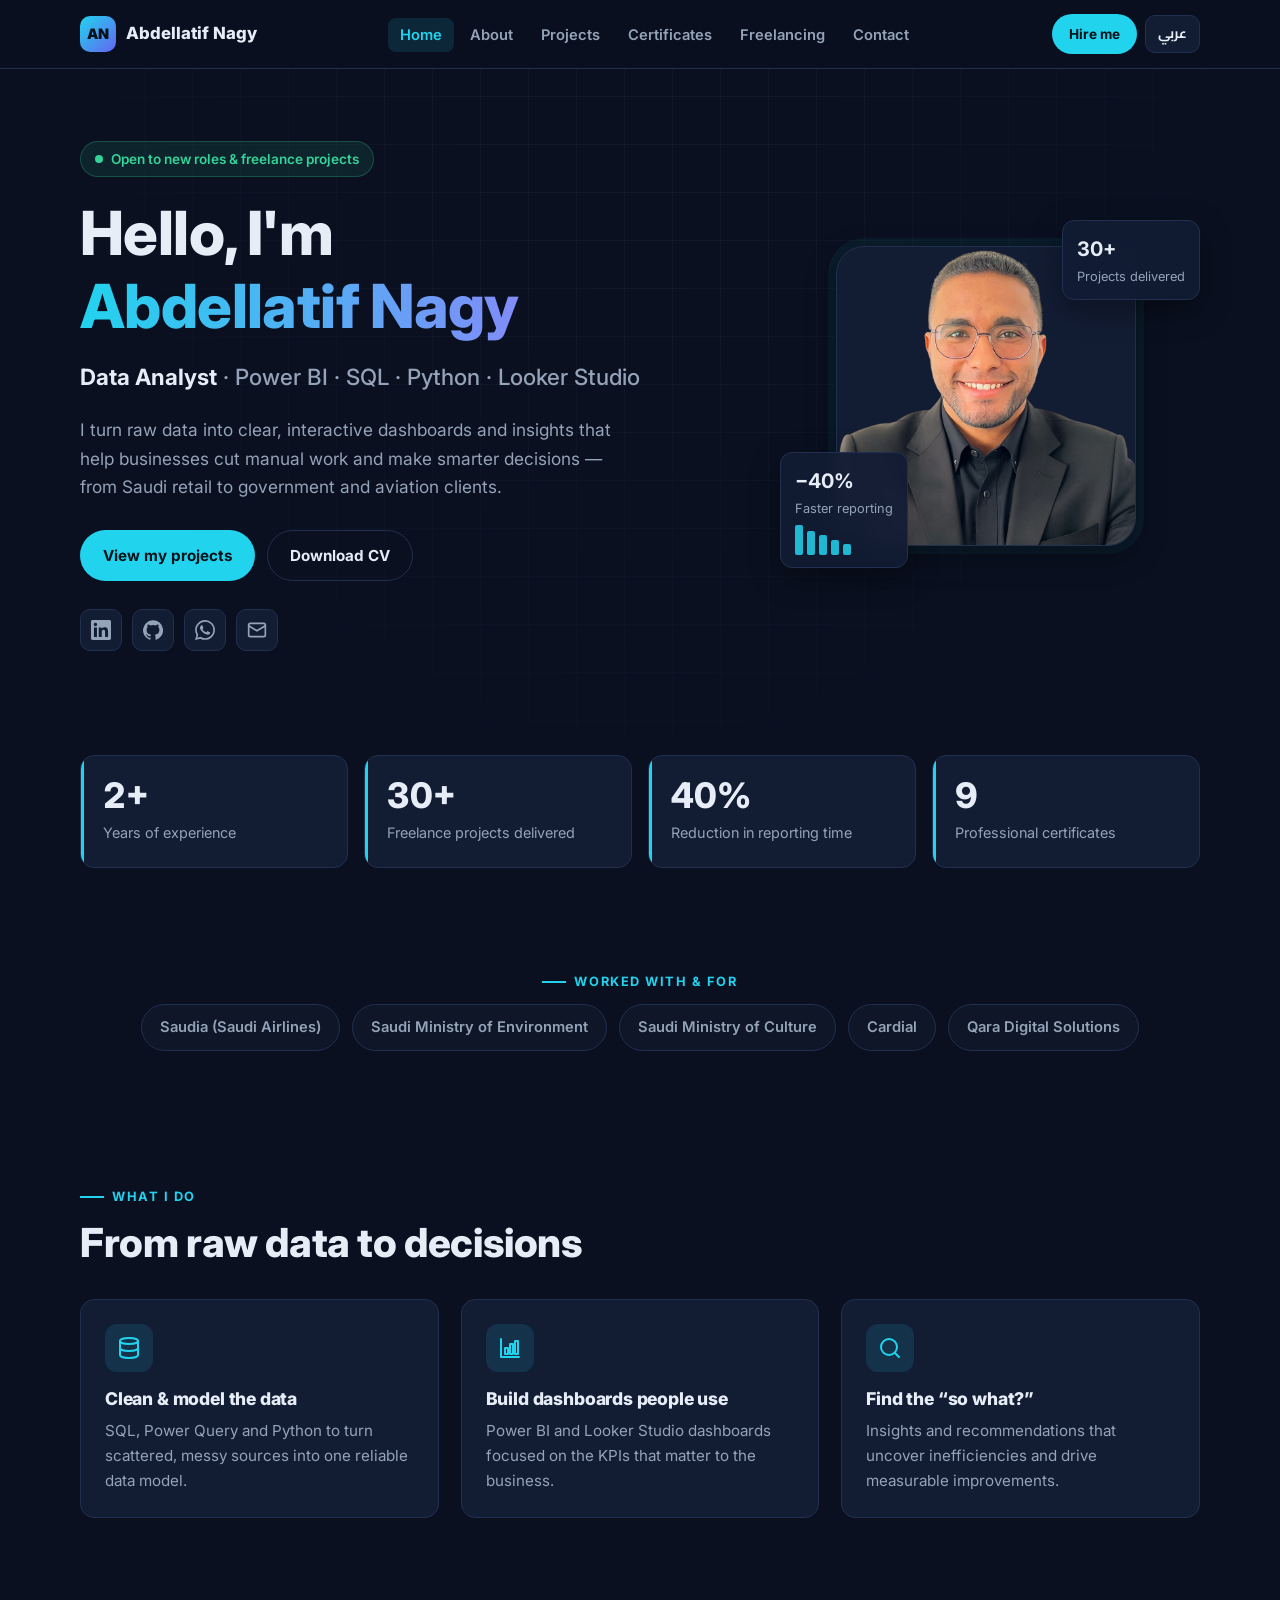
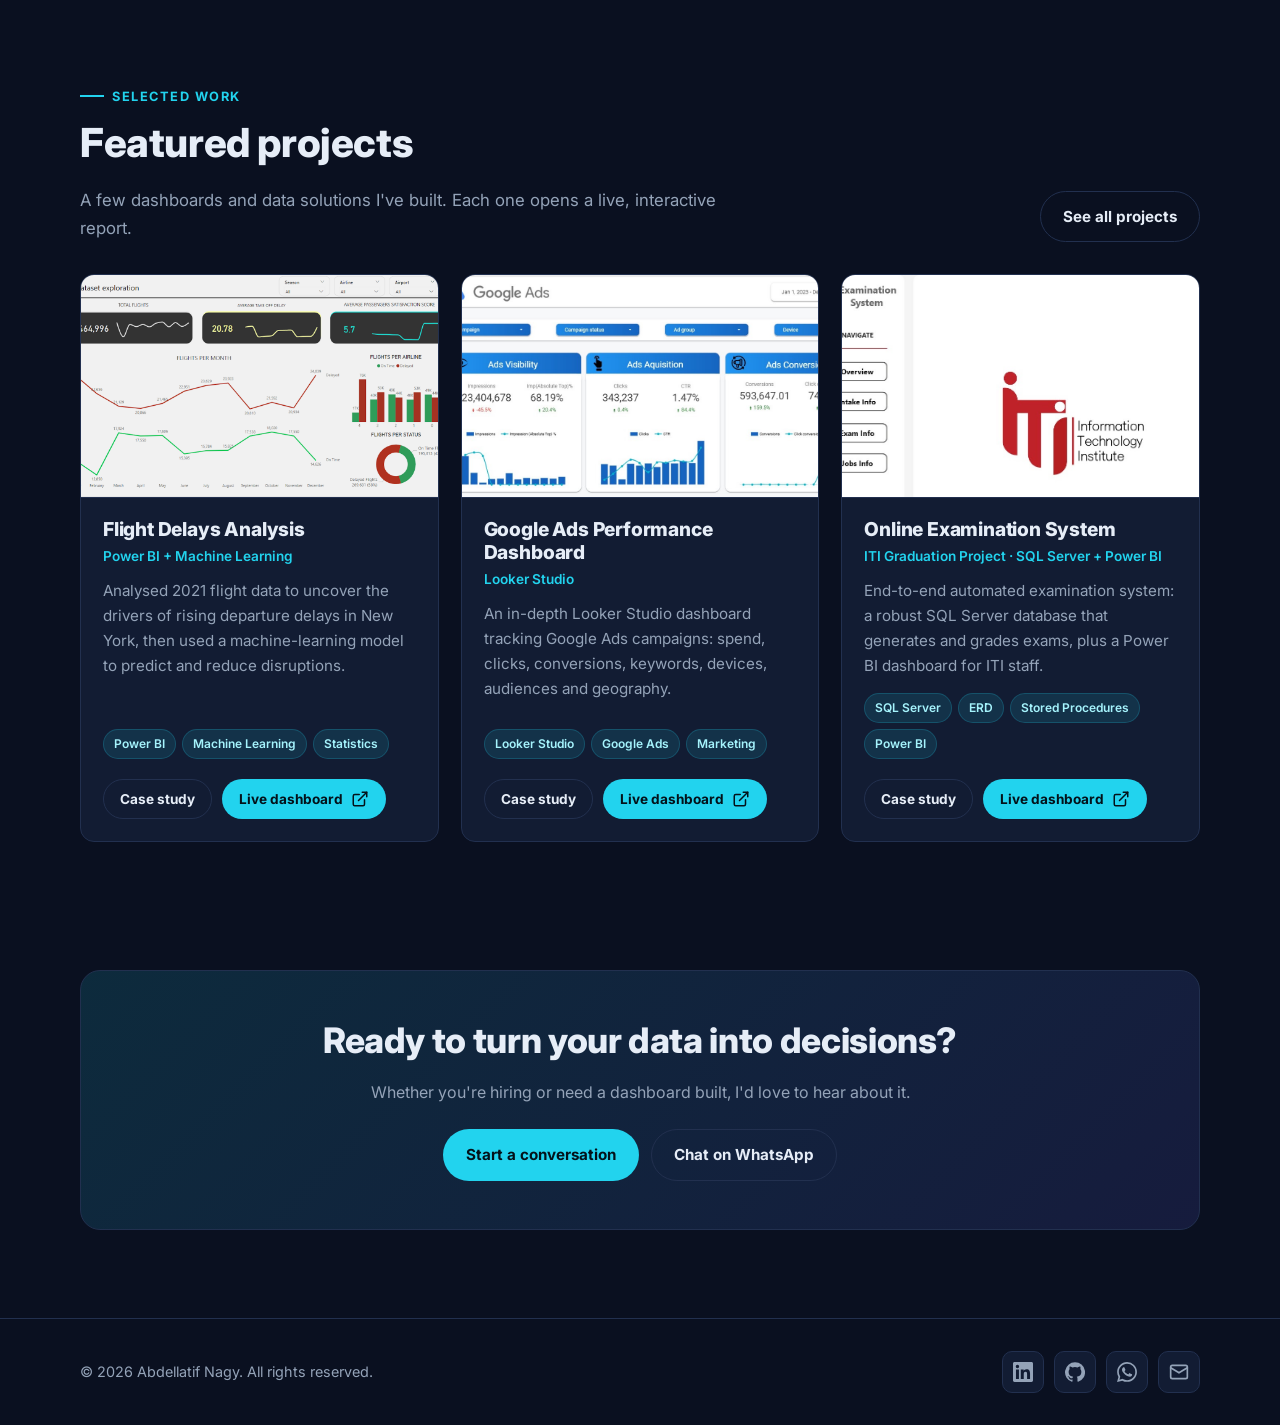
<file: index.html>
<!DOCTYPE html>
<html lang="en" dir="ltr">
<head>
  <meta charset="UTF-8">
  <meta name="viewport" content="width=device-width, initial-scale=1.0">
  <title>Abdellatif Nagy | Data Analyst — Power BI, SQL, Python</title>
  <meta name="description" content="Portfolio of Abdellatif Nagy, Data Analyst in Riyadh. Power BI, SQL, Python and Looker Studio dashboards that turn raw data into decisions.">
  <meta name="author" content="Abdellatif Nagy">
  <meta name="theme-color" content="#0a1020">
  <meta property="og:type" content="website">
  <meta property="og:title" content="Abdellatif Nagy | Data Analyst — Power BI, SQL, Python">
  <meta property="og:description" content="Portfolio of Abdellatif Nagy, Data Analyst in Riyadh. Power BI, SQL, Python and Looker Studio dashboards that turn raw data into decisions.">
  <meta property="og:url" content="https://abdellatif-nagy.github.io/">
  <link rel="icon" href="assets/img/favicon.svg" type="image/svg+xml">
  <link rel="preconnect" href="https://fonts.googleapis.com">
  <link rel="preconnect" href="https://fonts.gstatic.com" crossorigin>
  <link href="https://fonts.googleapis.com/css2?family=Cairo:wght@400;600;700;800&family=Inter:wght@400;500;600;700;800&display=swap" rel="stylesheet">
  <link rel="stylesheet" href="css/style.css">
</head>
<body data-page="home">
  <header id="site-header"></header>

  <main id="main">
    <section class="hero container">
      <div class="hero-grid">
        <div>
          <div class="status-pill"><span class="dot"></span><span data-i18n="home.status">Open to new roles &amp; freelance projects</span></div>
          <h1><span data-i18n="home.hello">Hello, I'm</span><br><span class="grad" data-name>Abdellatif Nagy</span></h1>
          <p class="role" data-i18n="home.role"><strong>Data Analyst</strong> · Power BI · SQL · Python · Looker Studio</p>
          <p class="lead" data-i18n="home.lead">I turn raw data into clear, interactive dashboards and insights.</p>
          <div class="btn-row">
            <a class="btn btn-primary" href="projects.html" data-i18n="home.cta1">View my projects</a>
            <a class="btn btn-ghost" href="assets/Abdellatif-Nagy-CV.pdf" data-cv download data-i18n="home.cta2">Download CV</a>
          </div>
          <div class="socials" data-social></div>
        </div>
        <div class="hero-visual">
          <div class="photo-frame" data-photo></div>
          <div class="float-card fc-2"><strong>30+</strong><span data-i18n="home.fc2">Projects delivered</span></div>
          <div class="float-card fc-1"><strong>−40%</strong><span data-i18n="home.fc1">Faster reporting</span>
            <div class="mini-bars" aria-hidden="true"><span style="height:100%"></span><span style="height:80%"></span><span style="height:65%"></span><span style="height:50%"></span><span style="height:38%"></span></div>
          </div>
        </div>
      </div>
    </section>

    <section class="container section-sm">
      <div class="stats">
        <div class="stat reveal"><div class="num" data-count="2" data-suffix="+">2+</div><div class="label" data-i18n="stat.years">Years of experience</div></div>
        <div class="stat reveal"><div class="num" data-count="30" data-suffix="+">30+</div><div class="label" data-i18n="stat.projects">Freelance projects delivered</div></div>
        <div class="stat reveal"><div class="num" data-count="40" data-suffix="%">40%</div><div class="label" data-i18n="stat.faster">Reduction in reporting time</div></div>
        <div class="stat reveal"><div class="num" data-count="9">9</div><div class="label" data-i18n="stat.certs">Professional certificates</div></div>
      </div>
    </section>

    <section class="container section-sm center">
      <div class="eyebrow" data-i18n="home.clients">Worked with &amp; for</div>
      <div class="clients reveal">
        <span class="client" data-i18n="client.saudia">Saudia (Saudi Airlines)</span>
        <span class="client" data-i18n="client.env">Saudi Ministry of Environment</span>
        <span class="client" data-i18n="client.culture">Saudi Ministry of Culture</span>
        <span class="client">Cardial</span>
        <span class="client">Qara Digital Solutions</span>
      </div>
    </section>

    <section class="container section">
      <div class="eyebrow" data-i18n="home.whatEyebrow">What I do</div>
      <h2 class="section-title" data-i18n="home.whatTitle">From raw data to decisions</h2>
      <div class="grid grid-3" style="margin-top:32px">
        <article class="card service reveal"><div class="icon"><svg viewBox="0 0 24 24" fill="none" stroke="currentColor" stroke-width="2" stroke-linecap="round" stroke-linejoin="round" aria-hidden="true"><ellipse cx="12" cy="5" rx="9" ry="3"/><path d="M3 5v14c0 1.66 4 3 9 3s9-1.34 9-3V5"/><path d="M3 12c0 1.66 4 3 9 3s9-1.34 9-3"/></svg></div>
          <h3 data-i18n="home.w1t">Clean &amp; model the data</h3><p data-i18n="home.w1d"></p></article>
        <article class="card service reveal"><div class="icon"><svg viewBox="0 0 24 24" fill="none" stroke="currentColor" stroke-width="2" stroke-linecap="round" stroke-linejoin="round" aria-hidden="true"><path d="M3 3v18h18"/><rect x="7" y="12" width="3" height="6"/><rect x="12" y="8" width="3" height="10"/><rect x="17" y="5" width="3" height="13"/></svg></div>
          <h3 data-i18n="home.w2t">Build dashboards people use</h3><p data-i18n="home.w2d"></p></article>
        <article class="card service reveal"><div class="icon"><svg viewBox="0 0 24 24" fill="none" stroke="currentColor" stroke-width="2" stroke-linecap="round" stroke-linejoin="round" aria-hidden="true"><circle cx="11" cy="11" r="8"/><path d="m21 21-4.3-4.3"/></svg></div>
          <h3 data-i18n="home.w3t">Find the “so what?”</h3><p data-i18n="home.w3d"></p></article>
      </div>
    </section>

    <section class="container section">
      <div class="head-row">
        <div>
          <div class="eyebrow" data-i18n="home.featEyebrow">Selected work</div>
          <h2 class="section-title" data-i18n="home.featTitle">Featured projects</h2>
          <p class="section-lead" data-i18n="home.featLead"></p>
        </div>
        <a class="btn btn-ghost" href="projects.html" data-i18n="home.allProjects">See all projects</a>
      </div>
      <div class="grid grid-3" id="featured"></div>
    </section>
    <section class="container section-sm">
      <div class="cta reveal">
        <h2 data-i18n="cta.title">Ready to turn your data into decisions?</h2>
        <p data-i18n="cta.text">Whether you're hiring or need a dashboard built, I'd love to hear about it.</p>
        <div class="btn-row">
          <a class="btn btn-primary" href="contact.html" data-i18n="cta.btn1">Start a conversation</a>
          <a class="btn btn-ghost" href="#" data-whatsapp target="_blank" rel="noopener" data-i18n="cta.btn2">Chat on WhatsApp</a>
        </div>
      </div>
    </section>
  </main>

  <footer id="site-footer"></footer>

  <script src="js/i18n.js"></script>
  <script src="js/data.js"></script>
  <script src="js/main.js"></script>
</body>
</html>
</file>
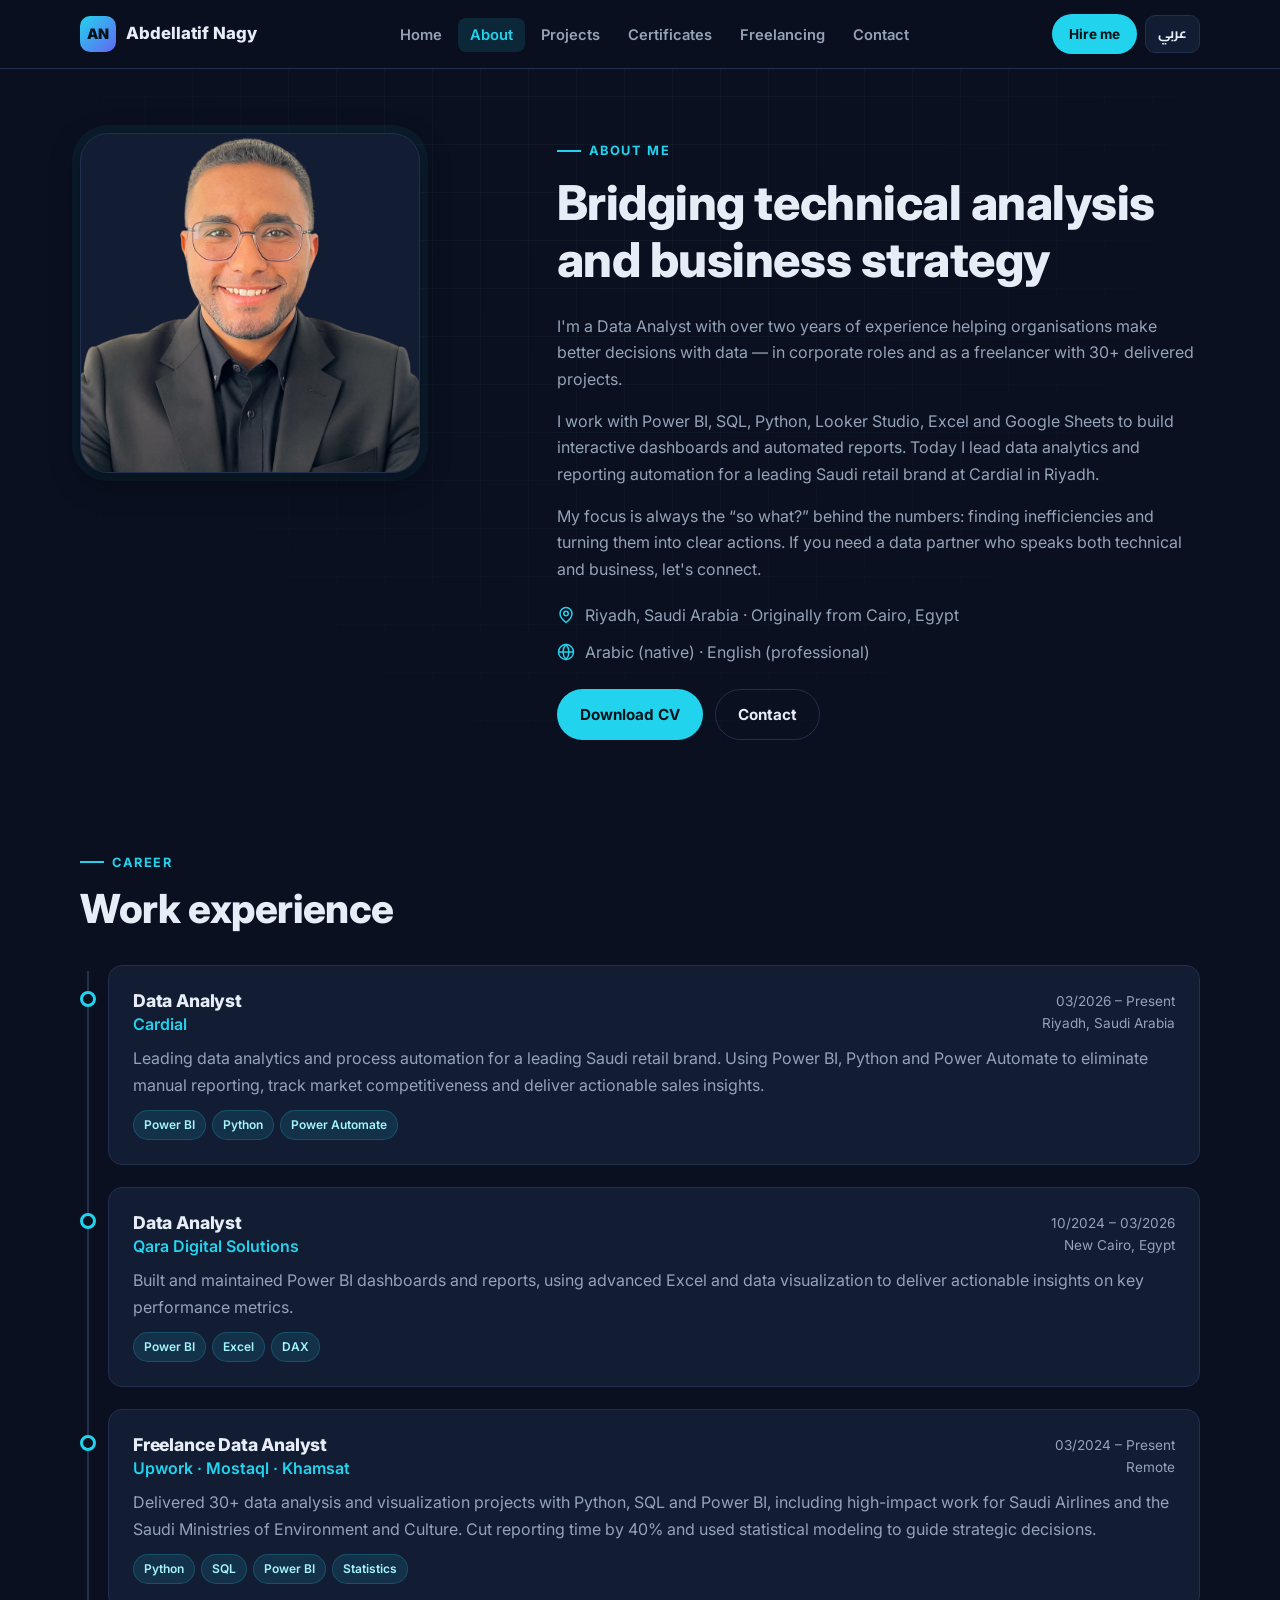
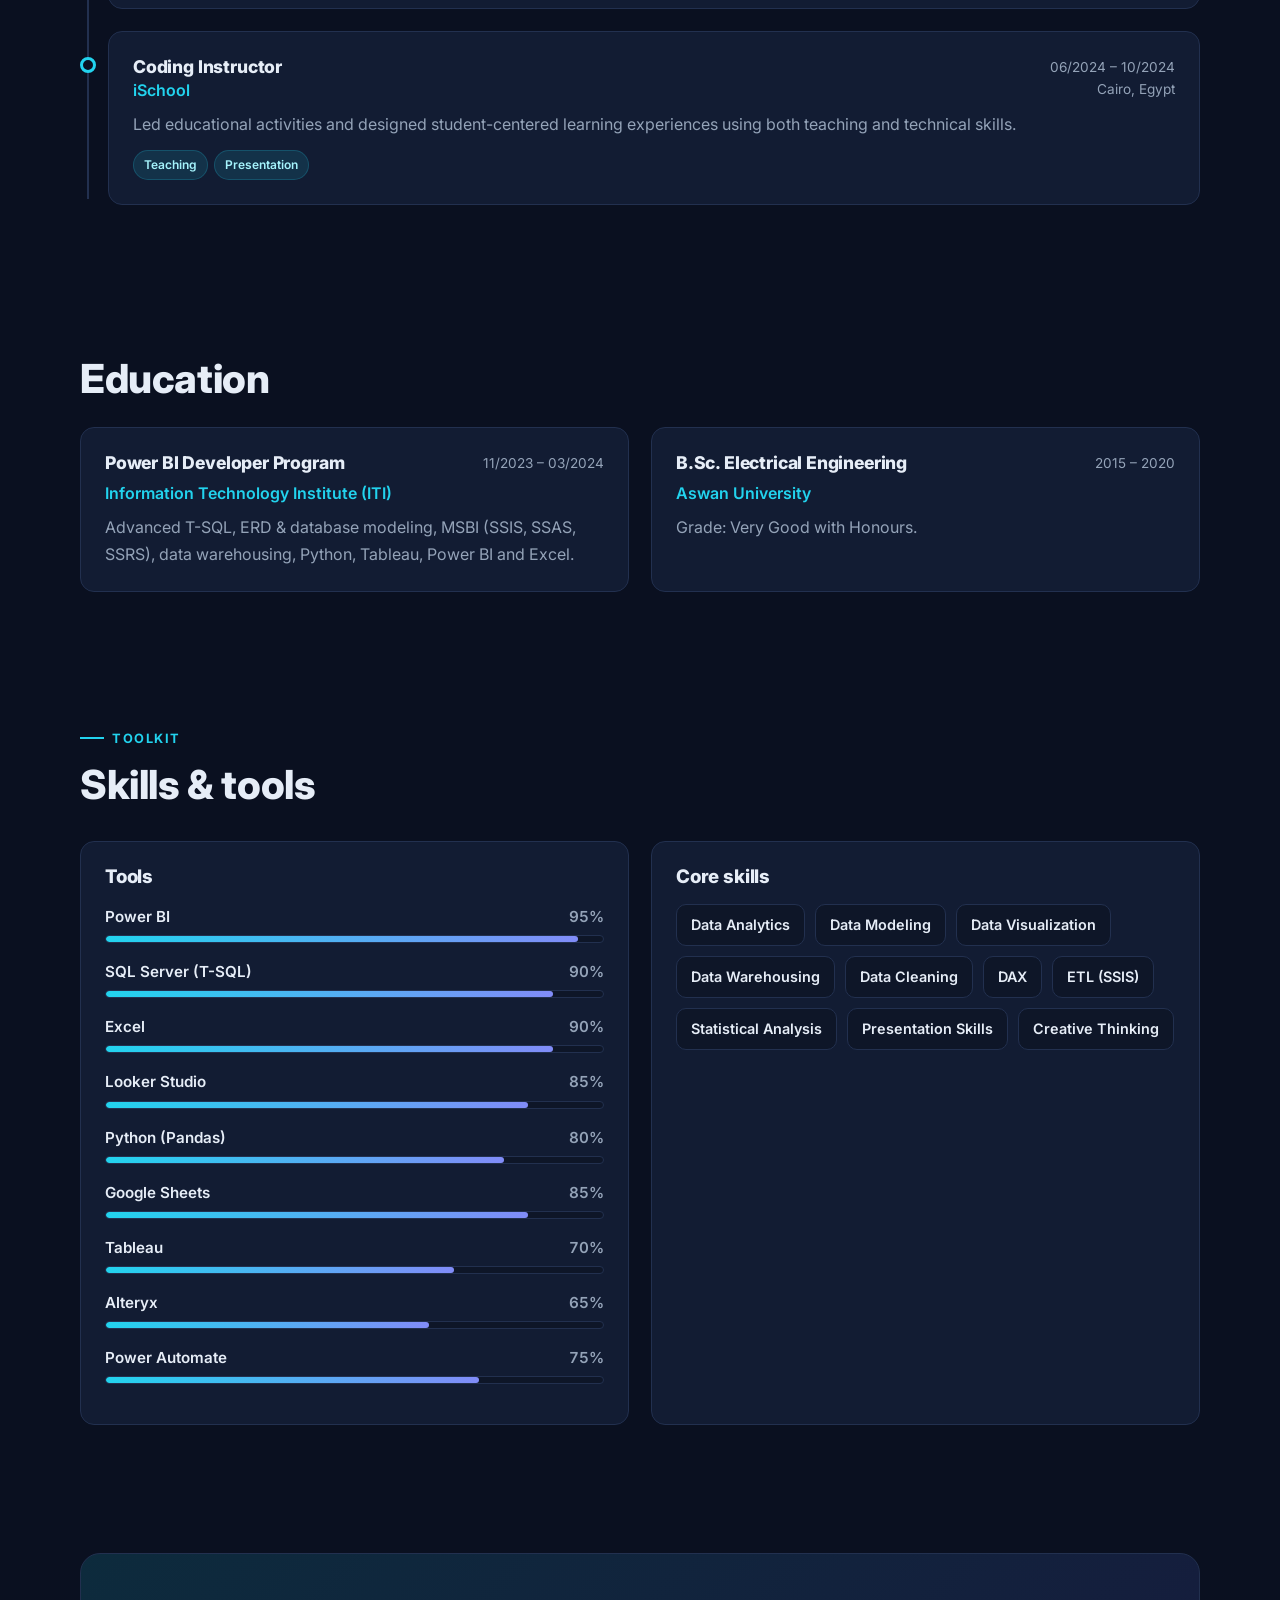
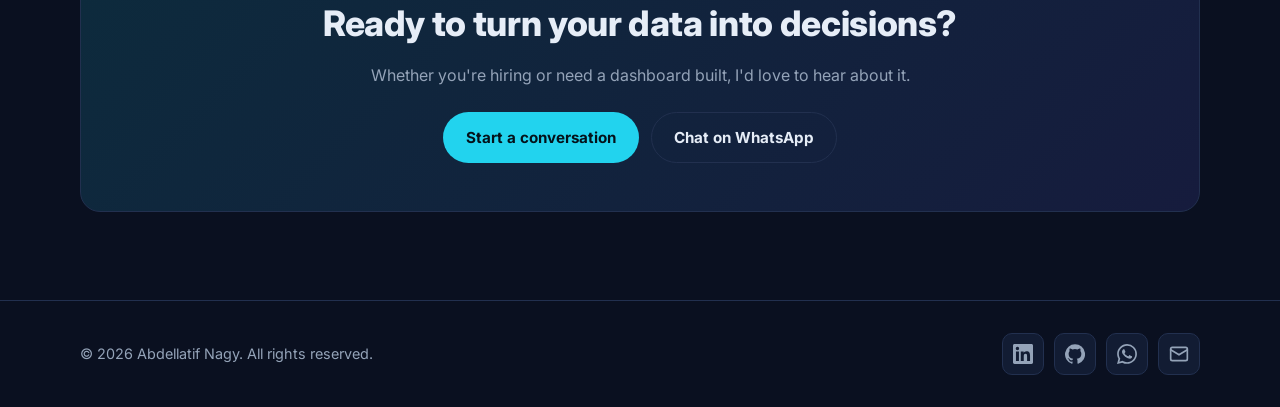
<file: about.html>
<!DOCTYPE html>
<html lang="en" dir="ltr">
<head>
  <meta charset="UTF-8">
  <meta name="viewport" content="width=device-width, initial-scale=1.0">
  <title>About | Abdellatif Nagy — Data Analyst</title>
  <meta name="description" content="Experience, education and skills of Abdellatif Nagy: Data Analyst at Cardial (Riyadh), Power BI, SQL, Python, Looker Studio.">
  <meta name="author" content="Abdellatif Nagy">
  <meta name="theme-color" content="#0a1020">
  <meta property="og:type" content="website">
  <meta property="og:title" content="About | Abdellatif Nagy — Data Analyst">
  <meta property="og:description" content="Experience, education and skills of Abdellatif Nagy: Data Analyst at Cardial (Riyadh), Power BI, SQL, Python, Looker Studio.">
  <meta property="og:url" content="https://abdellatif-nagy.github.io/about.html">
  <link rel="icon" href="assets/img/favicon.svg" type="image/svg+xml">
  <link rel="preconnect" href="https://fonts.googleapis.com">
  <link rel="preconnect" href="https://fonts.gstatic.com" crossorigin>
  <link href="https://fonts.googleapis.com/css2?family=Cairo:wght@400;600;700;800&family=Inter:wght@400;500;600;700;800&display=swap" rel="stylesheet">
  <link rel="stylesheet" href="css/style.css">
</head>
<body data-page="about">
  <header id="site-header"></header>

  <main id="main">
    <section class="container page-head">
      <div class="about-grid">
        <div class="photo-frame reveal" data-photo></div>
        <div>
          <div class="eyebrow" data-i18n="about.eyebrow">About me</div>
          <h1 data-i18n="about.title">Bridging technical analysis and business strategy</h1>
          <p class="muted" data-i18n="about.p1"></p>
          <p class="muted" data-i18n="about.p2"></p>
          <p class="muted" data-i18n="about.p3"></p>
          <ul class="info-list">
            <li><svg viewBox="0 0 24 24" fill="none" stroke="currentColor" stroke-width="2" aria-hidden="true"><path d="M20 10c0 6-8 12-8 12s-8-6-8-12a8 8 0 0 1 16 0Z"/><circle cx="12" cy="10" r="3"/></svg><span data-i18n="about.loc"></span></li>
            <li><svg viewBox="0 0 24 24" fill="none" stroke="currentColor" stroke-width="2" aria-hidden="true"><circle cx="12" cy="12" r="10"/><path d="M2 12h20"/><path d="M12 2a15.3 15.3 0 0 1 4 10 15.3 15.3 0 0 1-4 10 15.3 15.3 0 0 1-4-10 15.3 15.3 0 0 1 4-10z"/></svg><span data-i18n="about.langs"></span></li>
          </ul>
          <div class="btn-row" style="margin-top:24px">
            <a class="btn btn-primary" href="assets/Abdellatif-Nagy-CV.pdf" data-cv download data-i18n="home.cta2">Download CV</a>
            <a class="btn btn-ghost" href="contact.html" data-i18n="nav.contact">Contact</a>
          </div>
        </div>
      </div>
    </section>

    <section class="container section">
      <div class="eyebrow" data-i18n="about.expEyebrow">Career</div>
      <h2 class="section-title" data-i18n="about.expTitle">Work experience</h2>
      <div class="timeline" id="experience" style="margin-top:32px"></div>
    </section>

    <section class="container section-sm">
      <h2 class="section-title" data-i18n="about.eduTitle">Education</h2>
      <div class="grid grid-2" id="education" style="margin-top:24px"></div>
    </section>

    <section class="container section">
      <div class="eyebrow" data-i18n="about.skillsEyebrow">Toolkit</div>
      <h2 class="section-title" data-i18n="about.skillsTitle">Skills &amp; tools</h2>
      <div class="grid grid-2" style="margin-top:32px">
        <div class="card reveal"><h3 data-i18n="about.toolsTitle">Tools</h3><div id="tools" style="margin-top:16px"></div></div>
        <div class="card reveal"><h3 data-i18n="about.coreTitle">Core skills</h3><div class="chips" id="core" style="margin-top:16px"></div></div>
      </div>
    </section>
    <section class="container section-sm">
      <div class="cta reveal">
        <h2 data-i18n="cta.title">Ready to turn your data into decisions?</h2>
        <p data-i18n="cta.text">Whether you're hiring or need a dashboard built, I'd love to hear about it.</p>
        <div class="btn-row">
          <a class="btn btn-primary" href="contact.html" data-i18n="cta.btn1">Start a conversation</a>
          <a class="btn btn-ghost" href="#" data-whatsapp target="_blank" rel="noopener" data-i18n="cta.btn2">Chat on WhatsApp</a>
        </div>
      </div>
    </section>
  </main>

  <footer id="site-footer"></footer>

  <script src="js/i18n.js"></script>
  <script src="js/data.js"></script>
  <script src="js/main.js"></script>
</body>
</html>
</file>
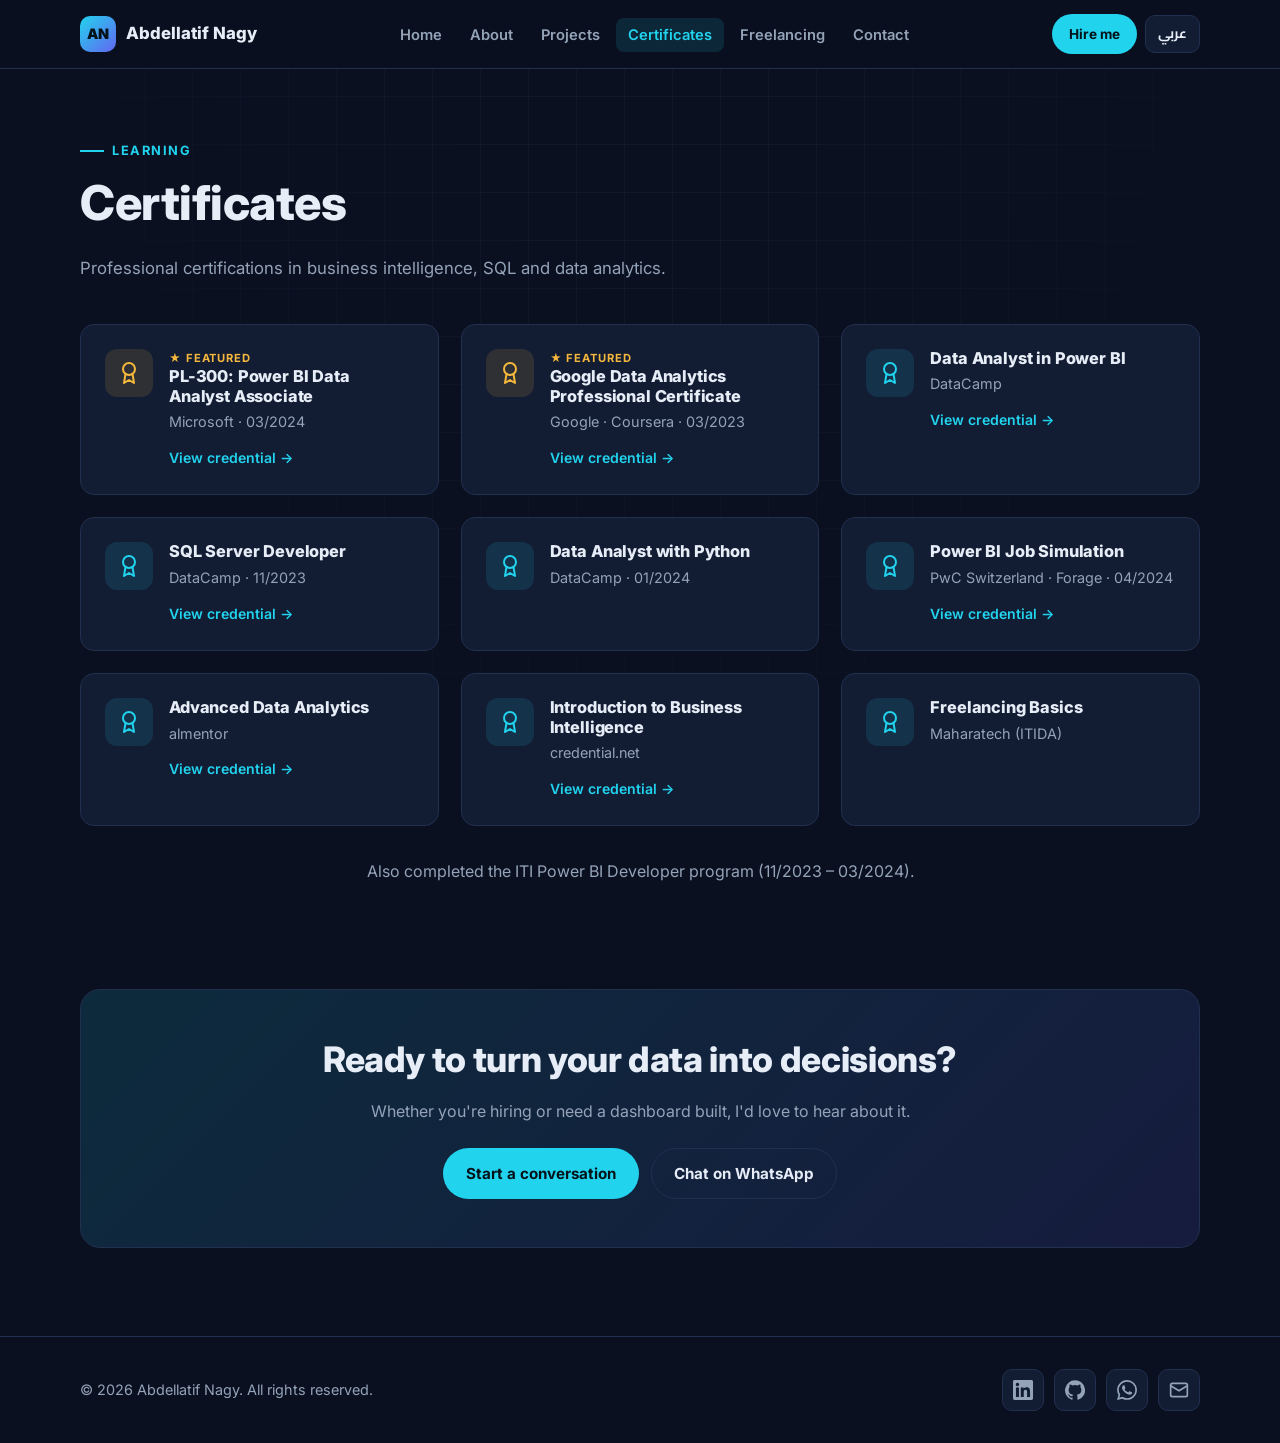
<file: certificates.html>
<!DOCTYPE html>
<html lang="en" dir="ltr">
<head>
  <meta charset="UTF-8">
  <meta name="viewport" content="width=device-width, initial-scale=1.0">
  <title>Certificates | Abdellatif Nagy — Data Analyst</title>
  <meta name="description" content="Certifications of Abdellatif Nagy: Microsoft PL-300 Power BI Data Analyst, Google Data Analytics, DataCamp SQL Server Developer and more.">
  <meta name="author" content="Abdellatif Nagy">
  <meta name="theme-color" content="#0a1020">
  <meta property="og:type" content="website">
  <meta property="og:title" content="Certificates | Abdellatif Nagy — Data Analyst">
  <meta property="og:description" content="Certifications of Abdellatif Nagy: Microsoft PL-300 Power BI Data Analyst, Google Data Analytics, DataCamp SQL Server Developer and more.">
  <meta property="og:url" content="https://abdellatif-nagy.github.io/certificates.html">
  <link rel="icon" href="assets/img/favicon.svg" type="image/svg+xml">
  <link rel="preconnect" href="https://fonts.googleapis.com">
  <link rel="preconnect" href="https://fonts.gstatic.com" crossorigin>
  <link href="https://fonts.googleapis.com/css2?family=Cairo:wght@400;600;700;800&family=Inter:wght@400;500;600;700;800&display=swap" rel="stylesheet">
  <link rel="stylesheet" href="css/style.css">
</head>
<body data-page="certs">
  <header id="site-header"></header>

  <main id="main">
    <section class="container page-head">
      <div class="eyebrow" data-i18n="certs.eyebrow">Learning</div>
      <h1 data-i18n="certs.title">Certificates</h1>
      <p class="section-lead" data-i18n="certs.lead"></p>
    </section>
    <section class="container" style="padding-bottom:40px">
      <div class="grid grid-3" id="certs-grid"></div>
      <p class="muted center" style="margin-top:32px" data-i18n="certs.edu"></p>
    </section>
    <section class="container section-sm">
      <div class="cta reveal">
        <h2 data-i18n="cta.title">Ready to turn your data into decisions?</h2>
        <p data-i18n="cta.text">Whether you're hiring or need a dashboard built, I'd love to hear about it.</p>
        <div class="btn-row">
          <a class="btn btn-primary" href="contact.html" data-i18n="cta.btn1">Start a conversation</a>
          <a class="btn btn-ghost" href="#" data-whatsapp target="_blank" rel="noopener" data-i18n="cta.btn2">Chat on WhatsApp</a>
        </div>
      </div>
    </section>
  </main>

  <footer id="site-footer"></footer>

  <script src="js/i18n.js"></script>
  <script src="js/data.js"></script>
  <script src="js/main.js"></script>
</body>
</html>
</file>
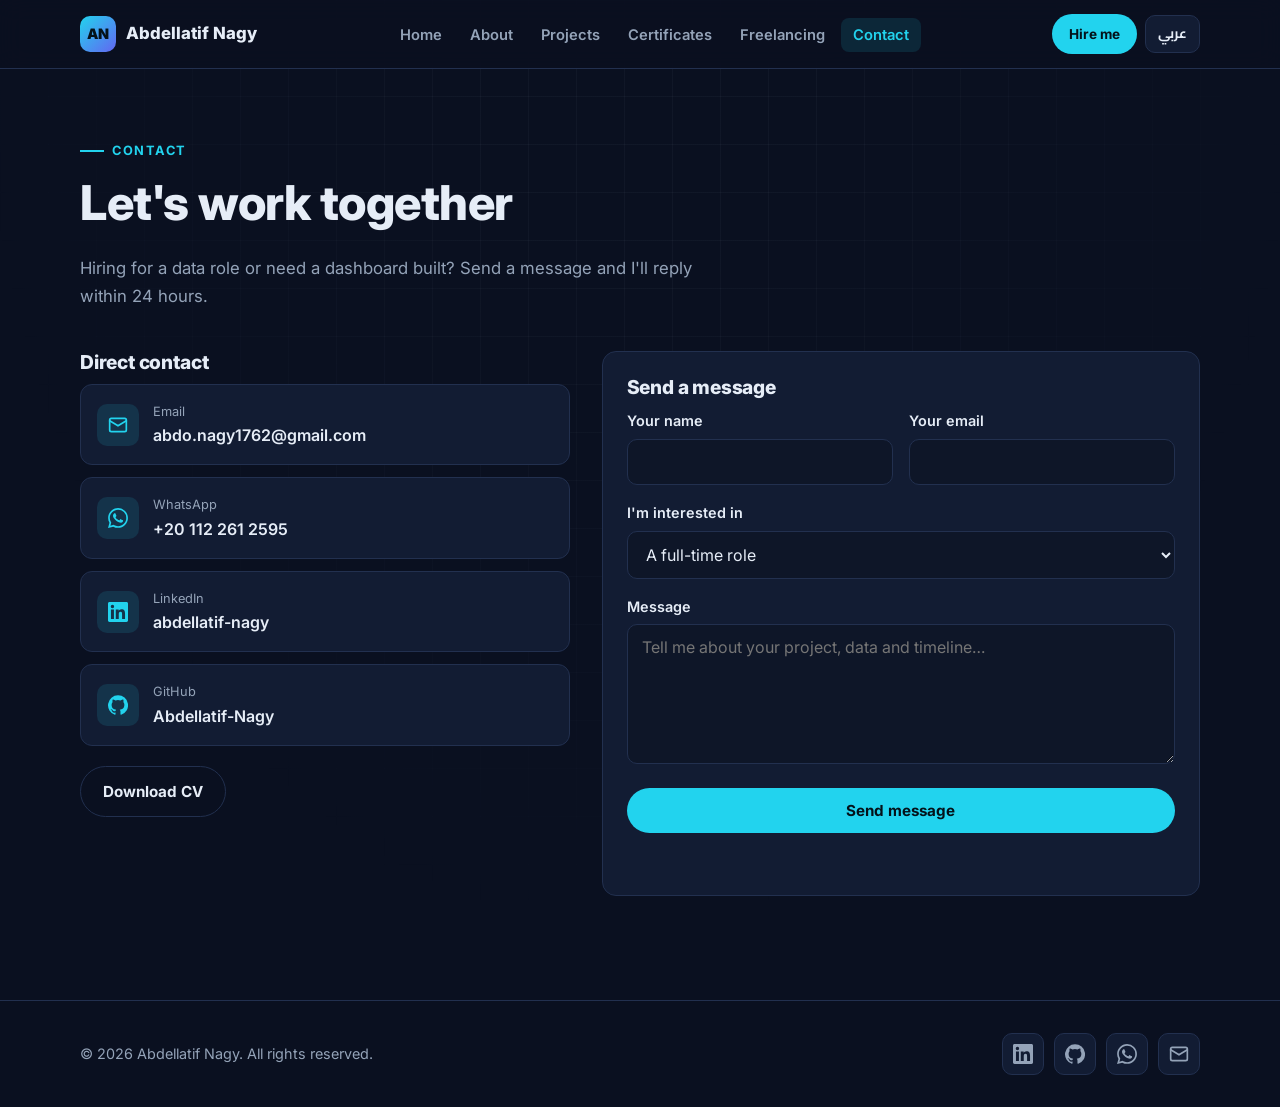
<file: contact.html>
<!DOCTYPE html>
<html lang="en" dir="ltr">
<head>
  <meta charset="UTF-8">
  <meta name="viewport" content="width=device-width, initial-scale=1.0">
  <title>Contact | Abdellatif Nagy — Data Analyst</title>
  <meta name="description" content="Contact Abdellatif Nagy for data analyst roles or freelance Power BI and data projects.">
  <meta name="author" content="Abdellatif Nagy">
  <meta name="theme-color" content="#0a1020">
  <meta property="og:type" content="website">
  <meta property="og:title" content="Contact | Abdellatif Nagy — Data Analyst">
  <meta property="og:description" content="Contact Abdellatif Nagy for data analyst roles or freelance Power BI and data projects.">
  <meta property="og:url" content="https://abdellatif-nagy.github.io/contact.html">
  <link rel="icon" href="assets/img/favicon.svg" type="image/svg+xml">
  <link rel="preconnect" href="https://fonts.googleapis.com">
  <link rel="preconnect" href="https://fonts.gstatic.com" crossorigin>
  <link href="https://fonts.googleapis.com/css2?family=Cairo:wght@400;600;700;800&family=Inter:wght@400;500;600;700;800&display=swap" rel="stylesheet">
  <link rel="stylesheet" href="css/style.css">
</head>
<body data-page="contact">
  <header id="site-header"></header>

  <main id="main">
    <section class="container page-head">
      <div class="eyebrow" data-i18n="ct.eyebrow">Contact</div>
      <h1 data-i18n="ct.title">Let's work together</h1>
      <p class="section-lead" data-i18n="ct.lead"></p>
    </section>
    <section class="container" style="padding-bottom:64px">
      <div class="contact-grid">
        <div>
          <h2 style="font-size:1.2rem" data-i18n="ct.direct">Direct contact</h2>
          <div id="contact-items"></div>
          <a class="btn btn-ghost" style="margin-top:8px" href="assets/Abdellatif-Nagy-CV.pdf" data-cv download data-i18n="home.cta2">Download CV</a>
        </div>
        <div class="card">
          <h2 style="font-size:1.2rem" data-i18n="ct.formTitle">Send a message</h2>
          <form class="form" id="contact-form" action="https://formspree.io/f/YOUR_FORM_ID" method="POST">
            <div class="form-row">
              <div class="field"><label for="f-name" data-i18n="form.name">Your name</label><input id="f-name" name="name" type="text" required autocomplete="name"></div>
              <div class="field"><label for="f-email" data-i18n="form.email">Your email</label><input id="f-email" name="email" type="email" required autocomplete="email"></div>
            </div>
            <div class="field"><label for="f-type" data-i18n="form.type">I'm interested in</label>
              <select id="f-type" name="type">
                <option value="job" data-i18n="form.opt.job">A full-time role</option>
                <option value="dashboard" data-i18n="form.opt.dashboard">A Power BI / Looker dashboard</option>
                <option value="analysis" data-i18n="form.opt.analysis">Data analysis / cleaning</option>
                <option value="automation" data-i18n="form.opt.automation">Reporting automation</option>
                <option value="other" data-i18n="form.opt.other">Something else</option>
              </select>
            </div>
            <div class="field"><label for="f-msg" data-i18n="form.message">Message</label>
              <textarea id="f-msg" name="message" required data-i18n-placeholder="form.placeholder"></textarea></div>
            <input type="text" name="_gotcha" style="display:none" tabindex="-1" autocomplete="off">
            <button class="btn btn-primary" type="submit" data-i18n="form.send">Send message</button>
            <p class="form-status" id="form-status" role="status" aria-live="polite"></p>
          </form>
        </div>
      </div>
    </section>

  </main>

  <footer id="site-footer"></footer>

  <script src="js/i18n.js"></script>
  <script src="js/data.js"></script>
  <script src="js/main.js"></script>
</body>
</html>
</file>
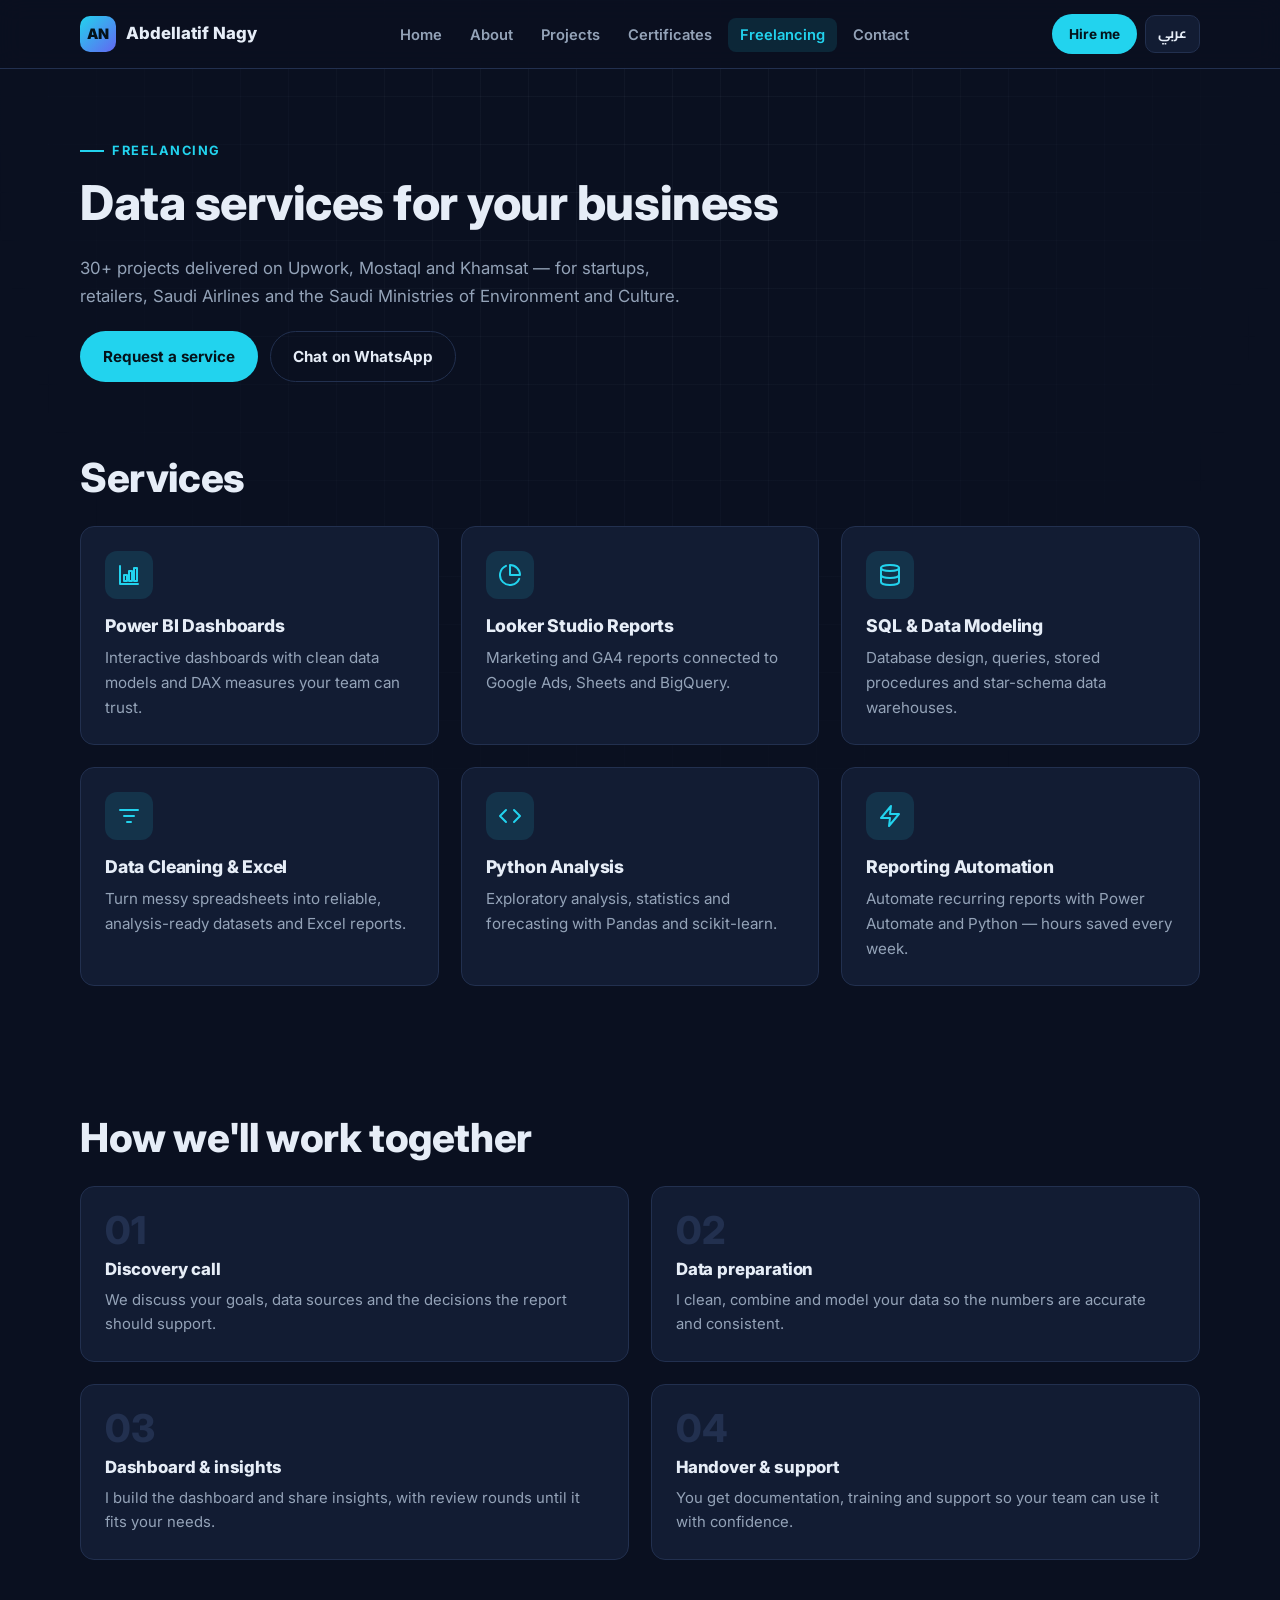
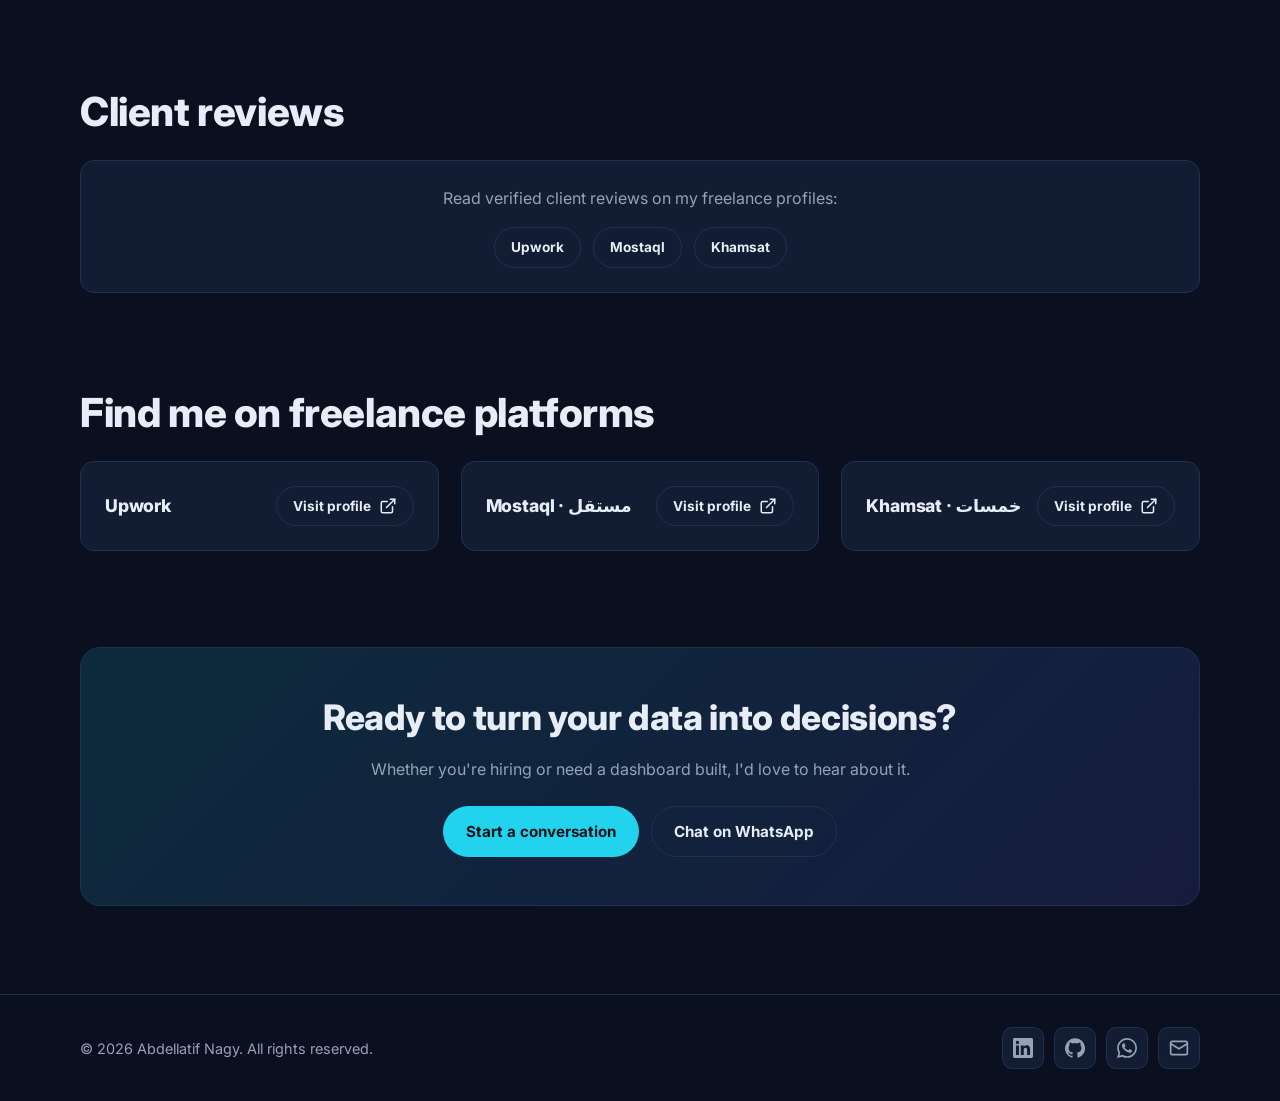
<file: freelancing.html>
<!DOCTYPE html>
<html lang="en" dir="ltr">
<head>
  <meta charset="UTF-8">
  <meta name="viewport" content="width=device-width, initial-scale=1.0">
  <title>Freelancing | Abdellatif Nagy — Data Services</title>
  <meta name="description" content="Hire Abdellatif Nagy for Power BI dashboards, Looker Studio reports, SQL, data cleaning and reporting automation. 30+ projects delivered.">
  <meta name="author" content="Abdellatif Nagy">
  <meta name="theme-color" content="#0a1020">
  <meta property="og:type" content="website">
  <meta property="og:title" content="Freelancing | Abdellatif Nagy — Data Services">
  <meta property="og:description" content="Hire Abdellatif Nagy for Power BI dashboards, Looker Studio reports, SQL, data cleaning and reporting automation. 30+ projects delivered.">
  <meta property="og:url" content="https://abdellatif-nagy.github.io/freelancing.html">
  <link rel="icon" href="assets/img/favicon.svg" type="image/svg+xml">
  <link rel="preconnect" href="https://fonts.googleapis.com">
  <link rel="preconnect" href="https://fonts.gstatic.com" crossorigin>
  <link href="https://fonts.googleapis.com/css2?family=Cairo:wght@400;600;700;800&family=Inter:wght@400;500;600;700;800&display=swap" rel="stylesheet">
  <link rel="stylesheet" href="css/style.css">
</head>
<body data-page="freelance">
  <header id="site-header"></header>

  <main id="main">
    <section class="container page-head">
      <div class="eyebrow" data-i18n="fr.eyebrow">Freelancing</div>
      <h1 data-i18n="fr.title">Data services for your business</h1>
      <p class="section-lead" data-i18n="fr.lead"></p>
      <div class="btn-row" style="margin-top:20px">
        <a class="btn btn-primary" href="contact.html?type=dashboard" data-i18n="fr.request">Request a service</a>
        <a class="btn btn-ghost" href="#" data-whatsapp target="_blank" rel="noopener" data-i18n="cta.btn2">Chat on WhatsApp</a>
      </div>
    </section>

    <section class="container section-sm">
      <h2 class="section-title" data-i18n="fr.servicesTitle">Services</h2>
      <div class="grid grid-3" id="services" style="margin-top:24px"></div>
    </section>

    <section class="container section">
      <h2 class="section-title" data-i18n="fr.processTitle">How we'll work together</h2>
      <div class="grid grid-2 steps" style="margin-top:24px">
        <div class="card step reveal"><div class="n">01</div><h3 data-i18n="fr.s1t"></h3><p data-i18n="fr.s1d"></p></div>
        <div class="card step reveal"><div class="n">02</div><h3 data-i18n="fr.s2t"></h3><p data-i18n="fr.s2d"></p></div>
        <div class="card step reveal"><div class="n">03</div><h3 data-i18n="fr.s3t"></h3><p data-i18n="fr.s3d"></p></div>
        <div class="card step reveal"><div class="n">04</div><h3 data-i18n="fr.s4t"></h3><p data-i18n="fr.s4d"></p></div>
      </div>
    </section>

    <section class="container section-sm">
      <h2 class="section-title" data-i18n="fr.reviewsTitle">Client reviews</h2>
      <div id="reviews" style="margin-top:24px"></div>
    </section>

    <section class="container section-sm">
      <h2 class="section-title" data-i18n="fr.platformsTitle">Find me on freelance platforms</h2>
      <div class="grid grid-3" id="platforms" style="margin-top:24px"></div>
    </section>
    <section class="container section-sm">
      <div class="cta reveal">
        <h2 data-i18n="cta.title">Ready to turn your data into decisions?</h2>
        <p data-i18n="cta.text">Whether you're hiring or need a dashboard built, I'd love to hear about it.</p>
        <div class="btn-row">
          <a class="btn btn-primary" href="contact.html" data-i18n="cta.btn1">Start a conversation</a>
          <a class="btn btn-ghost" href="#" data-whatsapp target="_blank" rel="noopener" data-i18n="cta.btn2">Chat on WhatsApp</a>
        </div>
      </div>
    </section>
  </main>

  <footer id="site-footer"></footer>

  <script src="js/i18n.js"></script>
  <script src="js/data.js"></script>
  <script src="js/main.js"></script>
</body>
</html>
</file>
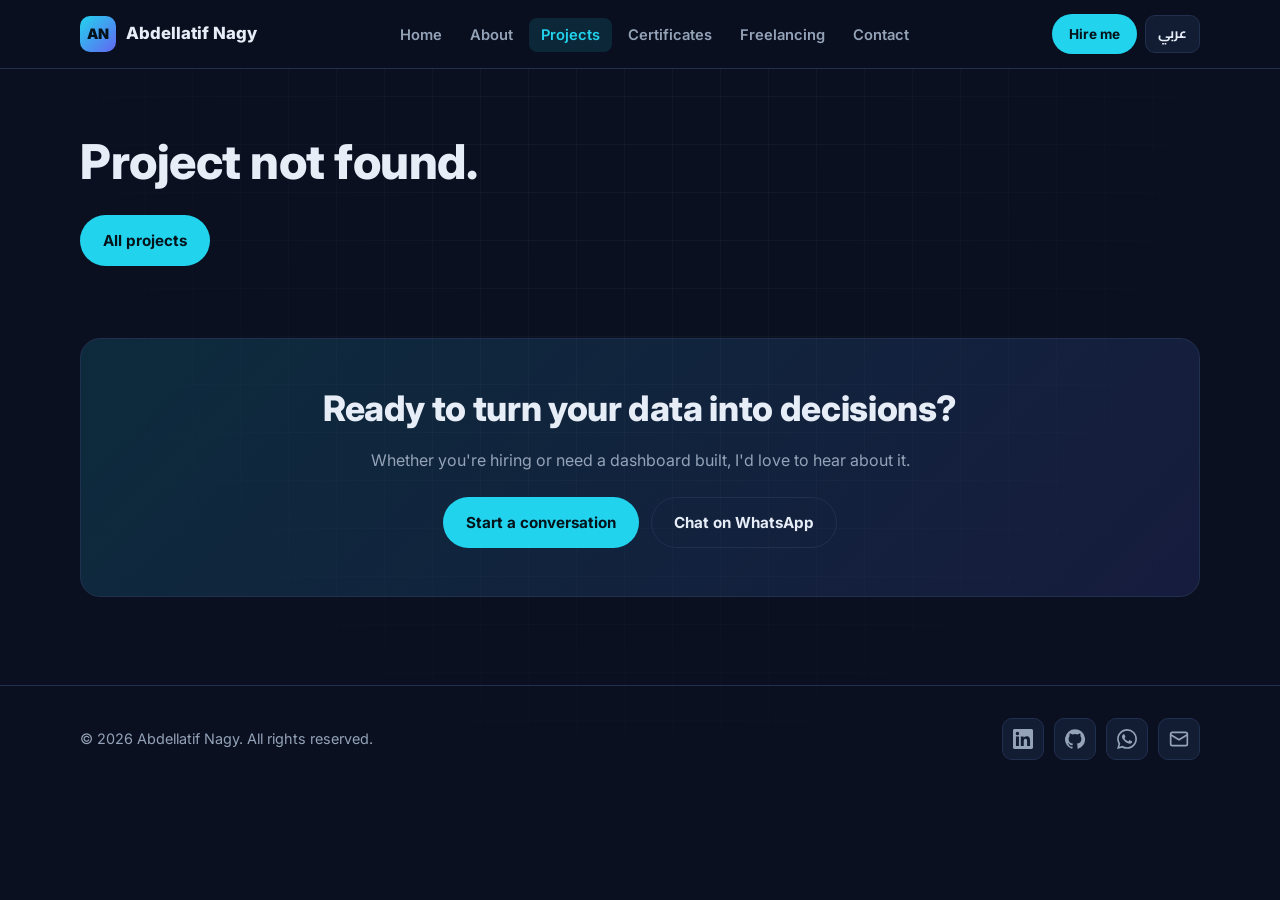
<file: project.html>
<!DOCTYPE html>
<html lang="en" dir="ltr">
<head>
  <meta charset="UTF-8">
  <meta name="viewport" content="width=device-width, initial-scale=1.0">
  <title>Project | Abdellatif Nagy — Data Analyst</title>
  <meta name="description" content="Project case study by Abdellatif Nagy, Data Analyst.">
  <meta name="author" content="Abdellatif Nagy">
  <meta name="theme-color" content="#0a1020">
  <meta property="og:type" content="website">
  <meta property="og:title" content="Project | Abdellatif Nagy — Data Analyst">
  <meta property="og:description" content="Project case study by Abdellatif Nagy, Data Analyst.">
  <meta property="og:url" content="https://abdellatif-nagy.github.io/project.html">
  <link rel="icon" href="assets/img/favicon.svg" type="image/svg+xml">
  <link rel="preconnect" href="https://fonts.googleapis.com">
  <link rel="preconnect" href="https://fonts.gstatic.com" crossorigin>
  <link href="https://fonts.googleapis.com/css2?family=Cairo:wght@400;600;700;800&family=Inter:wght@400;500;600;700;800&display=swap" rel="stylesheet">
  <link rel="stylesheet" href="css/style.css">
</head>
<body data-page="project">
  <header id="site-header"></header>

  <main id="main">
    <div id="project-root"></div>
    <section class="container section-sm">
      <div class="cta reveal">
        <h2 data-i18n="cta.title">Ready to turn your data into decisions?</h2>
        <p data-i18n="cta.text">Whether you're hiring or need a dashboard built, I'd love to hear about it.</p>
        <div class="btn-row">
          <a class="btn btn-primary" href="contact.html" data-i18n="cta.btn1">Start a conversation</a>
          <a class="btn btn-ghost" href="#" data-whatsapp target="_blank" rel="noopener" data-i18n="cta.btn2">Chat on WhatsApp</a>
        </div>
      </div>
    </section>
  </main>

  <footer id="site-footer"></footer>

  <script src="js/i18n.js"></script>
  <script src="js/data.js"></script>
  <script src="js/main.js"></script>
</body>
</html>
</file>
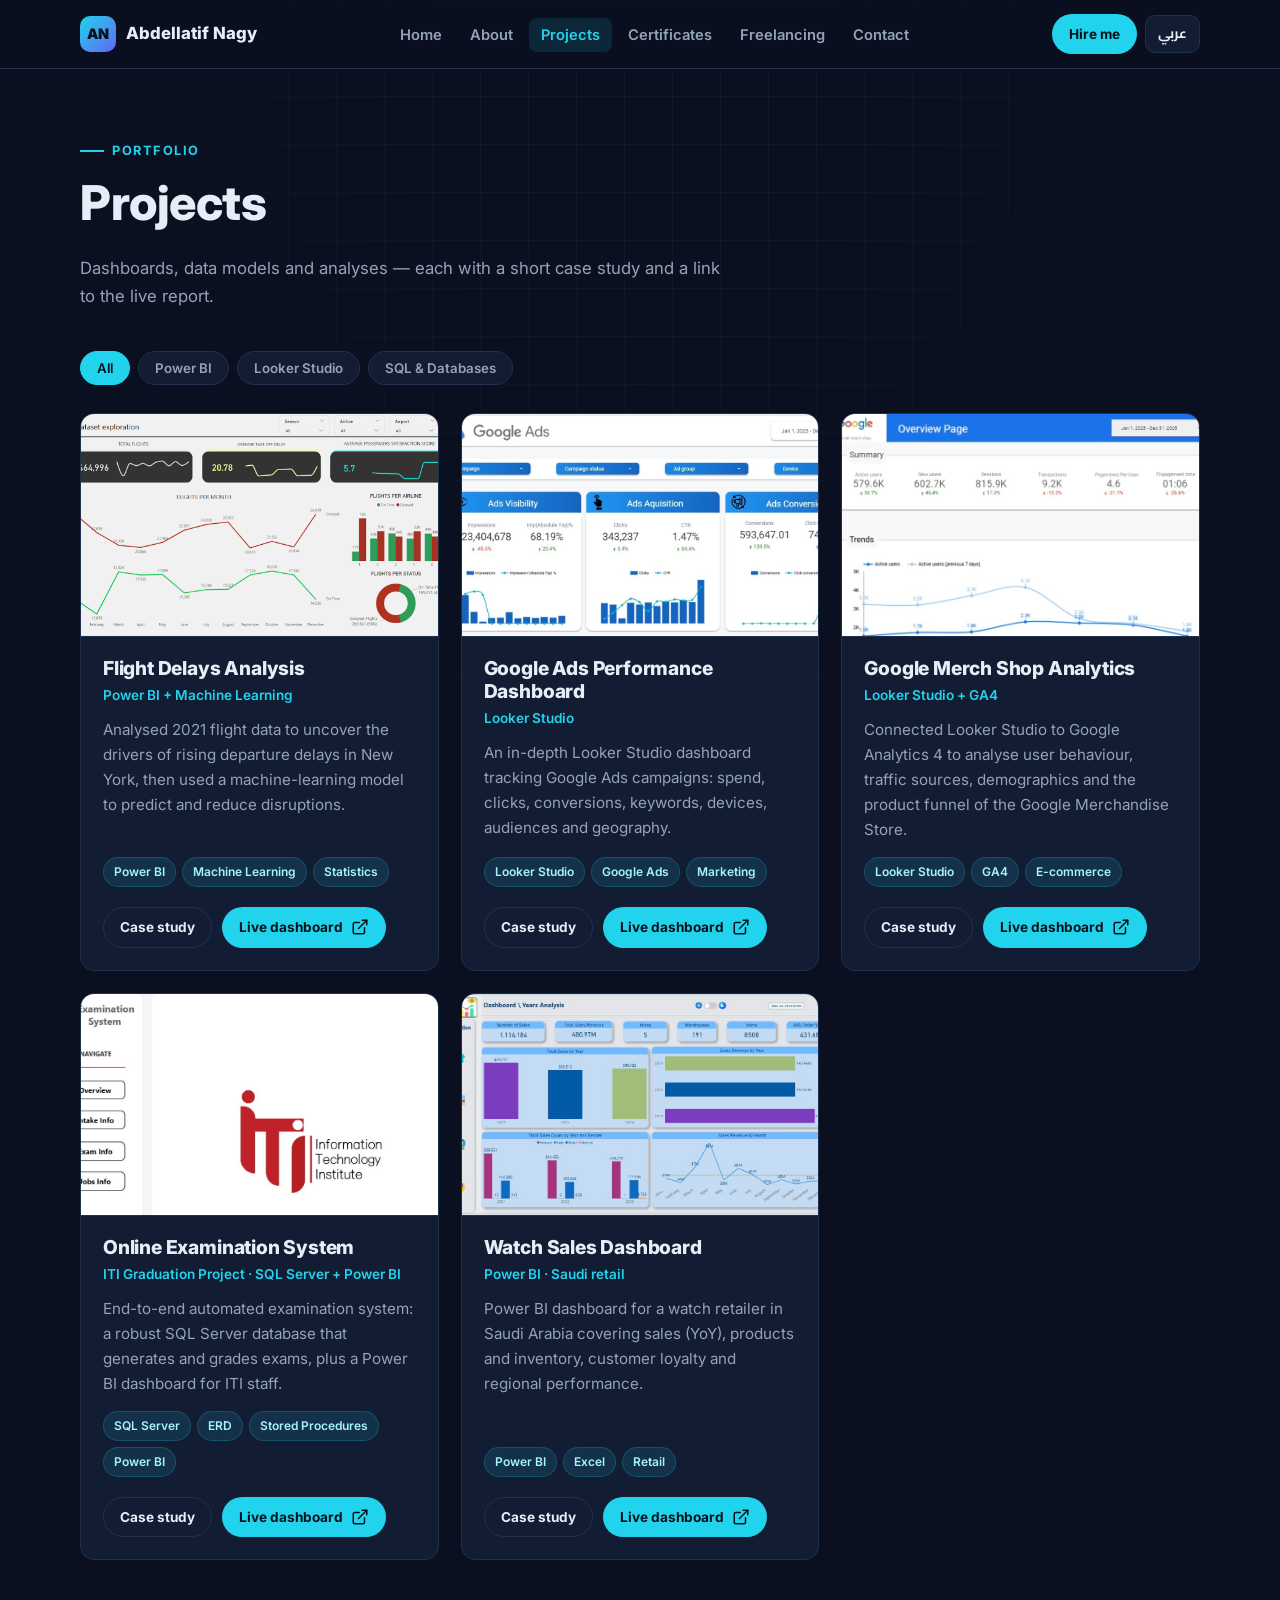
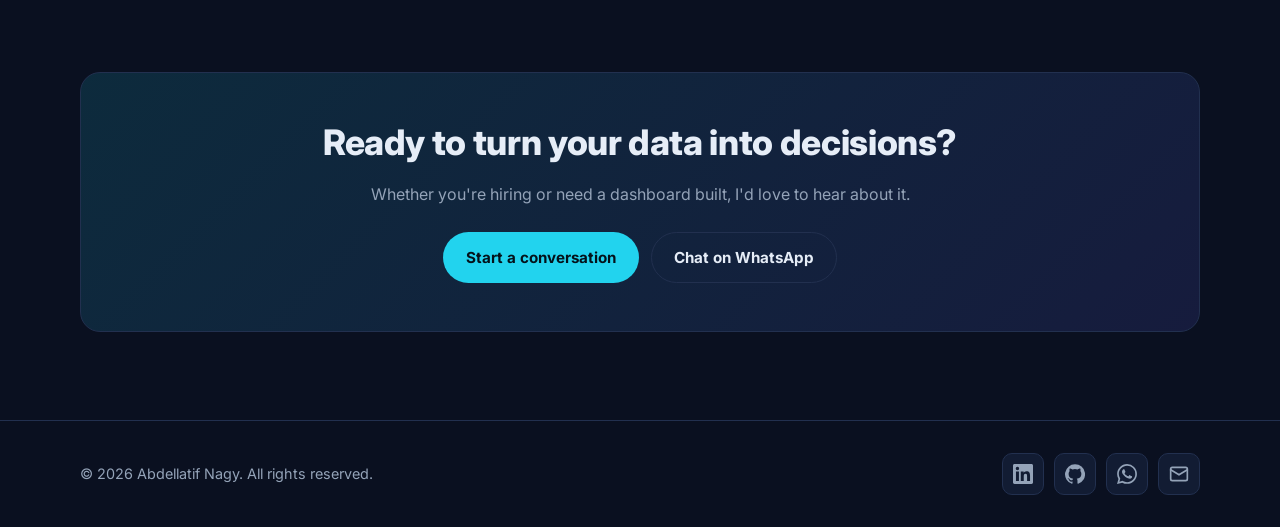
<file: projects.html>
<!DOCTYPE html>
<html lang="en" dir="ltr">
<head>
  <meta charset="UTF-8">
  <meta name="viewport" content="width=device-width, initial-scale=1.0">
  <title>Projects | Abdellatif Nagy — Data Analyst</title>
  <meta name="description" content="Power BI, Looker Studio and SQL projects by Abdellatif Nagy with case studies and live dashboards.">
  <meta name="author" content="Abdellatif Nagy">
  <meta name="theme-color" content="#0a1020">
  <meta property="og:type" content="website">
  <meta property="og:title" content="Projects | Abdellatif Nagy — Data Analyst">
  <meta property="og:description" content="Power BI, Looker Studio and SQL projects by Abdellatif Nagy with case studies and live dashboards.">
  <meta property="og:url" content="https://abdellatif-nagy.github.io/projects.html">
  <link rel="icon" href="assets/img/favicon.svg" type="image/svg+xml">
  <link rel="preconnect" href="https://fonts.googleapis.com">
  <link rel="preconnect" href="https://fonts.gstatic.com" crossorigin>
  <link href="https://fonts.googleapis.com/css2?family=Cairo:wght@400;600;700;800&family=Inter:wght@400;500;600;700;800&display=swap" rel="stylesheet">
  <link rel="stylesheet" href="css/style.css">
</head>
<body data-page="projects">
  <header id="site-header"></header>

  <main id="main">
    <section class="container page-head">
      <div class="eyebrow" data-i18n="projects.eyebrow">Portfolio</div>
      <h1 data-i18n="projects.title">Projects</h1>
      <p class="section-lead" data-i18n="projects.lead"></p>
    </section>
    <section class="container" style="padding-bottom:64px">
      <div class="filters" role="group" aria-label="Filter projects">
        <button class="filter-btn active" type="button" data-filter="all" aria-pressed="true" data-i18n="filter.all">All</button>
        <button class="filter-btn" type="button" data-filter="powerbi" aria-pressed="false" data-i18n="filter.powerbi">Power BI</button>
        <button class="filter-btn" type="button" data-filter="looker" aria-pressed="false" data-i18n="filter.looker">Looker Studio</button>
        <button class="filter-btn" type="button" data-filter="sql" aria-pressed="false" data-i18n="filter.sql">SQL &amp; Databases</button>
      </div>
      <div class="grid grid-3" id="projects-grid"></div>
    </section>
    <section class="container section-sm">
      <div class="cta reveal">
        <h2 data-i18n="cta.title">Ready to turn your data into decisions?</h2>
        <p data-i18n="cta.text">Whether you're hiring or need a dashboard built, I'd love to hear about it.</p>
        <div class="btn-row">
          <a class="btn btn-primary" href="contact.html" data-i18n="cta.btn1">Start a conversation</a>
          <a class="btn btn-ghost" href="#" data-whatsapp target="_blank" rel="noopener" data-i18n="cta.btn2">Chat on WhatsApp</a>
        </div>
      </div>
    </section>
  </main>

  <footer id="site-footer"></footer>

  <script src="js/i18n.js"></script>
  <script src="js/data.js"></script>
  <script src="js/main.js"></script>
</body>
</html>
</file>
<file: css/style.css>
/* =========================================================
   Abdellatif Nagy — Portfolio · Dark data theme
   Colors are defined once here; change them to re-theme the site.
   ========================================================= */
:root {
  --bg: #0a1020;
  --bg-2: #0e1628;
  --surface: #121c33;
  --surface-2: #17233f;
  --border: #22304f;
  --text: #e6edf7;
  --muted: #94a3b8;
  --accent: #22d3ee;        /* cyan */
  --accent-2: #f5b83d;      /* amber */
  --accent-soft: rgba(34, 211, 238, 0.12);
  --success: #34d399;
  --radius: 14px;
  --radius-sm: 8px;
  --shadow: 0 10px 30px rgba(0, 0, 0, 0.35);
  --max: 1160px;
  --font: "Inter", system-ui, -apple-system, "Segoe UI", Roboto, sans-serif;
  --font-ar: "Cairo", "Inter", system-ui, sans-serif;
}

*, *::before, *::after { box-sizing: border-box; }
html { scroll-behavior: smooth; }
body {
  margin: 0;
  font-family: var(--font);
  background: var(--bg);
  color: var(--text);
  line-height: 1.65;
  font-size: 16px;
  -webkit-font-smoothing: antialiased;
  overflow-x: hidden;
}
html[lang="ar"] body { font-family: var(--font-ar); }
body::before { /* subtle data grid background */
  content: "";
  position: fixed; inset: 0; z-index: -1; pointer-events: none;
  background-image:
    linear-gradient(rgba(148,163,184,.05) 1px, transparent 1px),
    linear-gradient(90deg, rgba(148,163,184,.05) 1px, transparent 1px);
  background-size: 48px 48px;
  mask-image: radial-gradient(ellipse at top, #000 20%, transparent 75%);
}
img { max-width: 100%; display: block; }
a { color: var(--accent); text-decoration: none; }
a:hover { text-decoration: underline; }
h1, h2, h3, h4 { line-height: 1.2; margin: 0 0 .5em; font-weight: 800; letter-spacing: -.01em; }
html[lang="ar"] h1, html[lang="ar"] h2, html[lang="ar"] h3 { letter-spacing: 0; line-height: 1.4; }
p { margin: 0 0 1em; }
:focus-visible { outline: 2px solid var(--accent); outline-offset: 3px; border-radius: 4px; }

.container { width: 100%; max-width: var(--max); margin-inline: auto; padding-inline: 20px; }
.section { padding-block: 80px; }
.section-sm { padding-block: 48px; }
.eyebrow {
  display: inline-flex; align-items: center; gap: 8px;
  color: var(--accent); font-weight: 700; font-size: .8rem;
  text-transform: uppercase; letter-spacing: .12em; margin-bottom: 12px;
}
html[lang="ar"] .eyebrow { letter-spacing: 0; font-size: .9rem; }
.eyebrow::before { content: ""; width: 24px; height: 2px; background: var(--accent); }
.section-title { font-size: clamp(1.8rem, 3.5vw, 2.5rem); }
.section-lead { color: var(--muted); max-width: 640px; font-size: 1.05rem; }
.muted { color: var(--muted); }
.grad { background: linear-gradient(90deg, var(--accent), #818cf8); -webkit-background-clip: text; background-clip: text; color: transparent; }

/* ---------- Buttons ---------- */
.btn {
  display: inline-flex; align-items: center; justify-content: center; gap: 8px;
  padding: 12px 22px; border-radius: 999px; font-weight: 700; font-size: .95rem;
  border: 1px solid transparent; cursor: pointer; transition: transform .15s, background .2s, border-color .2s, color .2s;
  font-family: inherit; text-decoration: none !important; white-space: nowrap;
}
.btn:hover { transform: translateY(-2px); }
.btn-primary { background: var(--accent); color: #04121a; }
.btn-primary:hover { background: #67e8f9; }
.btn-ghost { background: transparent; color: var(--text); border-color: var(--border); }
.btn-ghost:hover { border-color: var(--accent); color: var(--accent); }
.btn-sm { padding: 8px 16px; font-size: .85rem; }
.btn svg { width: 18px; height: 18px; }
.btn-row { display: flex; flex-wrap: wrap; gap: 12px; }

/* ---------- Header ---------- */
.site-header {
  position: sticky; top: 0; z-index: 50;
  background: rgba(10, 16, 32, .8); backdrop-filter: blur(12px);
  border-bottom: 1px solid var(--border);
}
.nav { display: flex; align-items: center; justify-content: space-between; height: 68px; gap: 16px; }
.brand { display: flex; align-items: center; gap: 10px; color: var(--text); font-weight: 800; font-size: 1.05rem; text-decoration: none !important; }
.brand-mark {
  width: 36px; height: 36px; border-radius: 10px; display: grid; place-items: center;
  background: linear-gradient(135deg, var(--accent), #6366f1); color: #04121a; font-weight: 900; font-size: .9rem;
}
.nav-links { display: flex; align-items: center; gap: 4px; list-style: none; margin: 0; padding: 0; }
.nav-links a {
  color: var(--muted); padding: 8px 12px; border-radius: 8px; font-weight: 600; font-size: .92rem; text-decoration: none;
}
.nav-links a:hover { color: var(--text); background: var(--surface); }
.nav-links a.active { color: var(--accent); background: var(--accent-soft); }
.nav-actions { display: flex; align-items: center; gap: 8px; }
.lang-btn {
  background: var(--surface); color: var(--text); border: 1px solid var(--border);
  height: 38px; min-width: 44px; padding: 0 12px; border-radius: 10px; cursor: pointer; font-weight: 700; font-family: var(--font-ar);
}
.lang-btn:hover { border-color: var(--accent); color: var(--accent); }
.menu-btn { display: none; background: none; border: 1px solid var(--border); color: var(--text); width: 42px; height: 38px; border-radius: 10px; cursor: pointer; }
.menu-btn svg { width: 22px; height: 22px; }

@media (max-width: 900px) {
  .menu-btn { display: inline-grid; place-items: center; }
  .nav-links {
    position: absolute; top: 68px; inset-inline: 0; flex-direction: column; align-items: stretch;
    background: var(--bg-2); border-bottom: 1px solid var(--border); padding: 12px 20px 20px; gap: 2px;
    display: none;
  }
  .nav-links.open { display: flex; }
  .nav-links a { padding: 12px; font-size: 1rem; }
  .nav-actions .btn-hire { display: none; }
}

/* ---------- Hero ---------- */
.hero { padding-block: 72px 56px; }
.hero-grid { display: grid; grid-template-columns: 1.2fr .8fr; gap: 48px; align-items: center; }
.hero h1 { font-size: clamp(2.3rem, 5.5vw, 3.8rem); margin-bottom: 16px; }
.hero .role { font-size: clamp(1.1rem, 2.2vw, 1.4rem); color: var(--muted); margin-bottom: 20px; font-weight: 500; }
.hero .role strong { color: var(--text); }
.hero p.lead { color: var(--muted); font-size: 1.08rem; max-width: 560px; margin-bottom: 28px; }
.status-pill {
  display: inline-flex; align-items: center; gap: 8px; padding: 6px 14px; border-radius: 999px;
  background: rgba(52, 211, 153, .1); color: var(--success); font-size: .85rem; font-weight: 600; margin-bottom: 20px;
  border: 1px solid rgba(52, 211, 153, .25);
}
.status-pill .dot { width: 8px; height: 8px; border-radius: 50%; background: var(--success); box-shadow: 0 0 0 0 rgba(52,211,153,.6); animation: pulse 2s infinite; }
@keyframes pulse { 70% { box-shadow: 0 0 0 10px rgba(52,211,153,0); } 100% { box-shadow: 0 0 0 0 rgba(52,211,153,0); } }
.socials { display: flex; gap: 10px; margin-top: 28px; }
.socials a {
  width: 42px; height: 42px; display: grid; place-items: center; border-radius: 10px;
  background: var(--surface); border: 1px solid var(--border); color: var(--muted);
}
.socials a:hover { color: var(--accent); border-color: var(--accent); }
.socials svg { width: 20px; height: 20px; }

.hero-visual { position: relative; justify-self: center; width: min(300px, 100%); } /* photo size on the home page */
.photo-frame {
  aspect-ratio: 1; border-radius: 28px; overflow: hidden; border: 1px solid var(--border);
  box-shadow: var(--shadow), 0 0 0 8px rgba(34,211,238,.06);
  background: var(--surface);
}
.photo-frame img { width: 100%; height: 100%; object-fit: cover; }
.float-card {
  position: absolute; background: rgba(18, 28, 51, .92); backdrop-filter: blur(8px);
  border: 1px solid var(--border); border-radius: 12px; padding: 12px 14px; box-shadow: var(--shadow);
  font-size: .8rem; color: var(--muted); animation: float 5s ease-in-out infinite;
}
.float-card strong { display: block; color: var(--text); font-size: 1.25rem; }
.float-card.fc-1 { inset-inline-start: -56px; bottom: -22px; }
.float-card.fc-2 { inset-inline-end: -64px; top: -26px; animation-delay: -2.5s; }
.mini-bars { display: flex; align-items: flex-end; gap: 4px; height: 30px; margin-top: 6px; }
.mini-bars span { width: 8px; background: var(--accent); border-radius: 2px; opacity: .85; }
@keyframes float { 50% { transform: translateY(-8px); } }

@media (max-width: 860px) {
  .hero-grid { grid-template-columns: 1fr; }
  .hero-visual { order: -1; width: min(220px, 64%); }
  .float-card { padding: 8px 10px; font-size: .72rem; }
  .float-card strong { font-size: 1.05rem; }
  .float-card .mini-bars { height: 18px; }
  .float-card.fc-1 { inset-inline-start: -44px; bottom: -18px; }
  .float-card.fc-2 { inset-inline-end: -66px; top: -34px; }
}

/* ---------- KPI stats ---------- */
.stats { display: grid; grid-template-columns: repeat(4, 1fr); gap: 16px; }
.stat {
  background: var(--surface); border: 1px solid var(--border); border-radius: var(--radius);
  padding: 22px; position: relative; overflow: hidden;
}
.stat::after { content: ""; position: absolute; inset-inline-start: 0; top: 0; bottom: 0; width: 3px; background: var(--accent); }
.stat .num { font-size: 2.2rem; font-weight: 800; color: var(--text); line-height: 1; margin-bottom: 8px; font-variant-numeric: tabular-nums; }
.stat .label { color: var(--muted); font-size: .9rem; }
@media (max-width: 760px) { .stats { grid-template-columns: repeat(2, 1fr); } }

/* ---------- Logos / clients ---------- */
.clients { display: flex; flex-wrap: wrap; gap: 12px; justify-content: center; }
.client {
  padding: 10px 18px; border-radius: 999px; border: 1px solid var(--border); background: var(--bg-2);
  color: var(--muted); font-weight: 600; font-size: .92rem;
}

/* ---------- Cards / grids ---------- */
.grid { display: grid; gap: 22px; }
.grid-3 { grid-template-columns: repeat(3, 1fr); }
.grid-2 { grid-template-columns: repeat(2, 1fr); }
@media (max-width: 980px) { .grid-3 { grid-template-columns: repeat(2, 1fr); } }
@media (max-width: 640px) { .grid-3, .grid-2 { grid-template-columns: 1fr; } }

.card {
  background: var(--surface); border: 1px solid var(--border); border-radius: var(--radius);
  padding: 24px; transition: transform .2s, border-color .2s, box-shadow .2s;
}
.card:hover { border-color: rgba(34,211,238,.45); }

.project-card { padding: 0; overflow: hidden; display: flex; flex-direction: column; }
.project-card:hover { transform: translateY(-4px); box-shadow: var(--shadow); }
.project-card .thumb { aspect-ratio: 16 / 10; overflow: hidden; background: var(--bg-2); border-bottom: 1px solid var(--border); }
.project-card .thumb img { width: 100%; height: 100%; object-fit: cover; transition: transform .4s; }
.project-card:hover .thumb img { transform: scale(1.04); }
.project-card .body { padding: 20px 22px 22px; display: flex; flex-direction: column; flex: 1; }
.project-card h3 { font-size: 1.2rem; margin-bottom: 4px; }
.project-card h3 a { color: var(--text); }
.project-card .sub { color: var(--accent); font-size: .85rem; font-weight: 600; margin-bottom: 10px; }
.project-card p { color: var(--muted); font-size: .95rem; flex: 1; }
.project-card .actions { display: flex; gap: 10px; margin-top: 8px; flex-wrap: wrap; }

.tags { display: flex; flex-wrap: wrap; gap: 6px; margin-bottom: 12px; }
.tag {
  font-size: .75rem; font-weight: 600; padding: 4px 10px; border-radius: 999px;
  background: var(--accent-soft); color: #a5f3fc; border: 1px solid rgba(34,211,238,.2);
}

.filters { display: flex; flex-wrap: wrap; gap: 8px; margin-bottom: 28px; }
.filter-btn {
  background: var(--surface); color: var(--muted); border: 1px solid var(--border);
  padding: 8px 16px; border-radius: 999px; cursor: pointer; font-weight: 600; font-family: inherit;
}
.filter-btn:hover { color: var(--text); }
.filter-btn.active { background: var(--accent); color: #04121a; border-color: var(--accent); }

/* ---------- Page header ---------- */
.page-head { padding-block: 64px 24px; }
.page-head h1 { font-size: clamp(2rem, 4.5vw, 3rem); }
.breadcrumb { color: var(--muted); font-size: .9rem; margin-bottom: 14px; }
.breadcrumb a { color: var(--muted); }

/* ---------- About ---------- */
.about-grid { display: grid; grid-template-columns: .8fr 1.2fr; gap: 48px; align-items: start; }
.about-grid .photo-frame { max-width: 340px; }
@media (max-width: 860px) { .about-grid { grid-template-columns: 1fr; } }
.info-list { list-style: none; padding: 0; margin: 20px 0 0; display: grid; gap: 10px; }
.info-list li { display: flex; gap: 10px; color: var(--muted); align-items: center; }
.info-list svg { width: 18px; height: 18px; color: var(--accent); flex: none; }

/* Timeline */
.timeline { position: relative; padding-inline-start: 28px; }
.timeline::before { content: ""; position: absolute; inset-inline-start: 7px; top: 6px; bottom: 6px; width: 2px; background: var(--border); }
.tl-item { position: relative; margin-bottom: 22px; }
.tl-item::before {
  content: ""; position: absolute; inset-inline-start: -28px; top: 26px; width: 16px; height: 16px; border-radius: 50%;
  background: var(--bg); border: 3px solid var(--accent);
}
.tl-head { display: flex; justify-content: space-between; gap: 12px; flex-wrap: wrap; margin-bottom: 6px; }
.tl-head h3 { font-size: 1.1rem; margin: 0; }
.tl-company { color: var(--accent); font-weight: 600; }
.tl-meta { color: var(--muted); font-size: .85rem; text-align: end; }
.tl-item p { color: var(--muted); margin: 8px 0 12px; }

/* Skills */
.skill { margin-bottom: 16px; }
.skill-top { display: flex; justify-content: space-between; font-weight: 600; font-size: .95rem; margin-bottom: 6px; }
.skill-top span:last-child { color: var(--muted); font-variant-numeric: tabular-nums; }
.bar { height: 8px; background: var(--bg-2); border-radius: 99px; overflow: hidden; border: 1px solid var(--border); }
.bar > i { display: block; height: 100%; width: 0; background: linear-gradient(90deg, var(--accent), #818cf8); border-radius: 99px; transition: width 1.2s cubic-bezier(.2,.8,.2,1); }
html[dir="rtl"] .bar > i { background: linear-gradient(270deg, var(--accent), #818cf8); }
.chips { display: flex; flex-wrap: wrap; gap: 10px; }
.chip { padding: 8px 14px; background: var(--bg-2); border: 1px solid var(--border); border-radius: 10px; font-weight: 600; font-size: .9rem; }

/* ---------- Project detail ---------- */
.detail-hero { border-radius: var(--radius); overflow: hidden; border: 1px solid var(--border); margin-bottom: 36px; background: var(--surface); }
.detail-hero img { width: 100%; max-height: 520px; object-fit: cover; }
.detail-grid { display: grid; grid-template-columns: 1fr 320px; gap: 36px; align-items: start; }
@media (max-width: 900px) { .detail-grid { grid-template-columns: 1fr; } }
.detail-grid h2 { font-size: 1.35rem; margin-top: 32px; }
.detail-grid h2:first-child { margin-top: 0; }
.check-list { list-style: none; padding: 0; margin: 0; display: grid; gap: 10px; }
.check-list li { display: flex; gap: 10px; color: var(--muted); }
.check-list li::before { content: "✓"; color: var(--success); font-weight: 800; flex: none; }
.side-card { position: sticky; top: 90px; }
.side-card h3 { font-size: 1rem; color: var(--muted); text-transform: uppercase; letter-spacing: .08em; }
html[lang="ar"] .side-card h3 { letter-spacing: 0; }
.side-card .btn { width: 100%; margin-top: 10px; }
.proj-nav { display: flex; justify-content: space-between; gap: 16px; margin-top: 56px; padding-top: 24px; border-top: 1px solid var(--border); flex-wrap: wrap; }

/* ---------- Certificates ---------- */
.cert { display: flex; gap: 16px; align-items: flex-start; }
.cert-icon { width: 48px; height: 48px; border-radius: 12px; flex: none; display: grid; place-items: center; background: var(--accent-soft); color: var(--accent); }
.cert-icon svg { width: 24px; height: 24px; }
.cert.highlight .cert-icon { background: rgba(245,184,61,.12); color: var(--accent-2); }
.cert h3 { font-size: 1.02rem; margin-bottom: 4px; }
.cert .issuer { color: var(--muted); font-size: .9rem; margin-bottom: 10px; }
.cert a { font-size: .88rem; font-weight: 600; }
.badge-top { font-size: .7rem; font-weight: 700; color: var(--accent-2); text-transform: uppercase; letter-spacing: .08em; }

/* ---------- Services / steps ---------- */
.service .icon { width: 48px; height: 48px; border-radius: 12px; display: grid; place-items: center; background: var(--accent-soft); color: var(--accent); margin-bottom: 16px; }
.service .icon svg { width: 24px; height: 24px; }
.service h3 { font-size: 1.1rem; }
.service p { color: var(--muted); margin: 0; font-size: .95rem; }
.steps { counter-reset: step; }
.step { position: relative; }
.step .n { font-size: 2.4rem; font-weight: 800; color: var(--border); line-height: 1; margin-bottom: 10px; }
.step h3 { font-size: 1.05rem; }
.step p { color: var(--muted); font-size: .93rem; margin: 0; }
.platform { display: flex; align-items: center; justify-content: space-between; gap: 12px; }
.platform h3 { margin: 0; font-size: 1.1rem; }
.reviews-grid { columns: 3 280px; column-gap: 20px; }
.reviews-grid figure { break-inside: avoid; margin: 0 0 20px; border-radius: var(--radius); overflow: hidden; border: 1px solid var(--border); background: var(--surface); }
.reviews-grid figcaption { padding: 10px 14px; color: var(--muted); font-size: .85rem; }

/* ---------- CTA ---------- */
.cta {
  background: linear-gradient(135deg, rgba(34,211,238,.14), rgba(99,102,241,.14));
  border: 1px solid var(--border); border-radius: 20px; padding: 48px; text-align: center;
}
.cta h2 { font-size: clamp(1.6rem, 3vw, 2.2rem); }
.cta p { color: var(--muted); max-width: 560px; margin-inline: auto; margin-bottom: 24px; }
.cta .btn-row { justify-content: center; }
@media (max-width: 600px) { .cta { padding: 32px 20px; } }

/* ---------- Contact ---------- */
.contact-grid { display: grid; grid-template-columns: .9fr 1.1fr; gap: 32px; align-items: start; }
@media (max-width: 900px) { .contact-grid { grid-template-columns: 1fr; } }
.contact-item { display: flex; align-items: center; gap: 14px; padding: 16px; border-radius: 12px; background: var(--surface); border: 1px solid var(--border); color: var(--text); margin-bottom: 12px; text-decoration: none !important; transition: border-color .2s; }
.contact-item:hover { border-color: var(--accent); }
.contact-item .ci-icon { width: 42px; height: 42px; border-radius: 10px; display: grid; place-items: center; background: var(--accent-soft); color: var(--accent); flex: none; }
.contact-item .ci-icon svg { width: 20px; height: 20px; }
.contact-item small { display: block; color: var(--muted); font-size: .8rem; }
.contact-item span { font-weight: 600; word-break: break-word; }

.form { display: grid; gap: 16px; }
.form-row { display: grid; grid-template-columns: 1fr 1fr; gap: 16px; }
@media (max-width: 600px) { .form-row { grid-template-columns: 1fr; } }
.field label { display: block; font-weight: 600; font-size: .9rem; margin-bottom: 6px; }
.field input, .field select, .field textarea {
  width: 100%; padding: 12px 14px; border-radius: 10px; border: 1px solid var(--border);
  background: var(--bg-2); color: var(--text); font-family: inherit; font-size: 1rem;
}
.field textarea { min-height: 140px; resize: vertical; }
.field input:focus, .field select:focus, .field textarea:focus { outline: none; border-color: var(--accent); box-shadow: 0 0 0 3px var(--accent-soft); }
.form-status { font-weight: 600; min-height: 1.4em; margin: 0; }
.form-status.ok { color: var(--success); }
.form-status.err { color: #f87171; }

/* ---------- Footer ---------- */
.site-footer { border-top: 1px solid var(--border); padding-block: 32px; margin-top: 40px; color: var(--muted); font-size: .9rem; }
.footer-inner { display: flex; justify-content: space-between; align-items: center; gap: 16px; flex-wrap: wrap; }
.footer-inner .socials { margin: 0; }

/* ---------- Reveal on scroll ---------- */
.reveal { opacity: 0; transform: translateY(18px); transition: opacity .6s ease, transform .6s ease; }
.reveal.in { opacity: 1; transform: none; }
@media (prefers-reduced-motion: reduce) {
  *, *::before, *::after { animation: none !important; transition: none !important; scroll-behavior: auto !important; }
  .reveal { opacity: 1; transform: none; }
}
.center { text-align: center; }
.mt-0 { margin-top: 0; } .mb-0 { margin-bottom: 0; }
.head-row { display: flex; justify-content: space-between; align-items: end; gap: 20px; flex-wrap: wrap; margin-bottom: 32px; }
.head-row .section-lead { margin-bottom: 0; }
</file>
